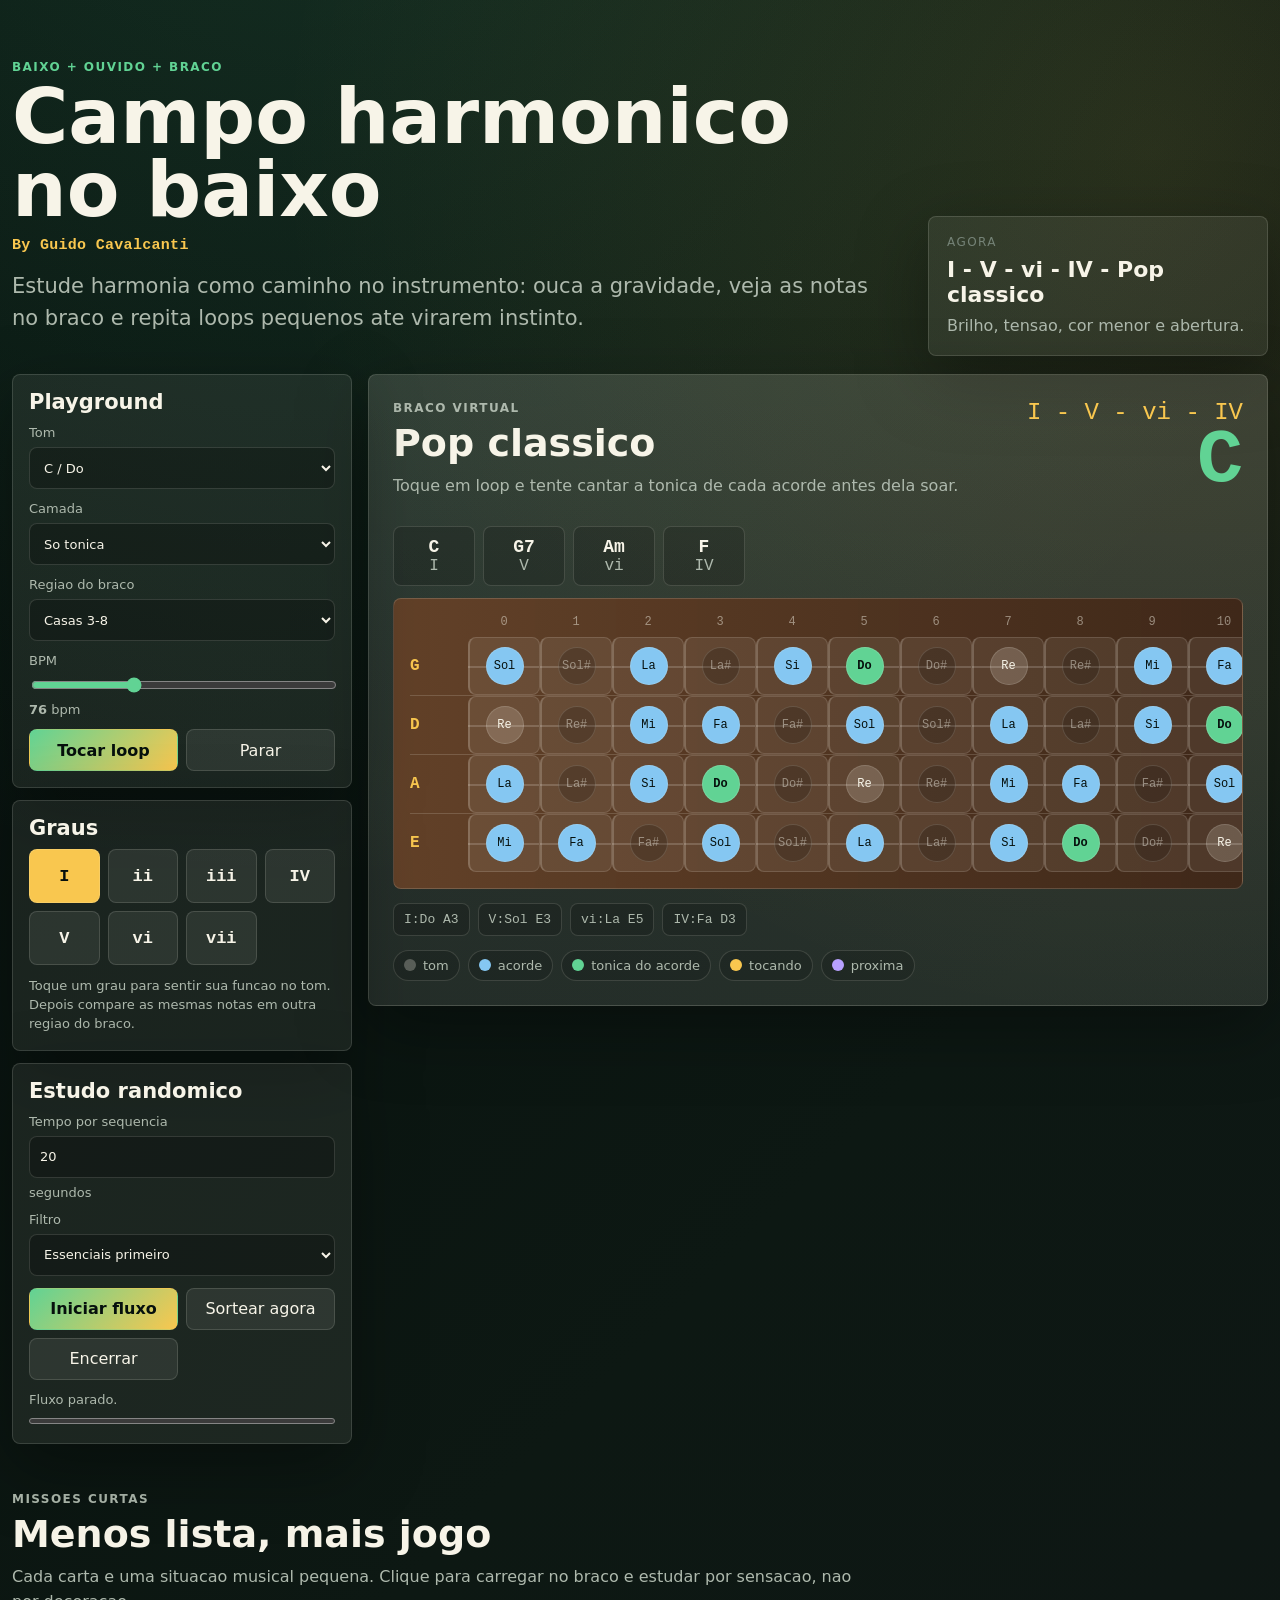
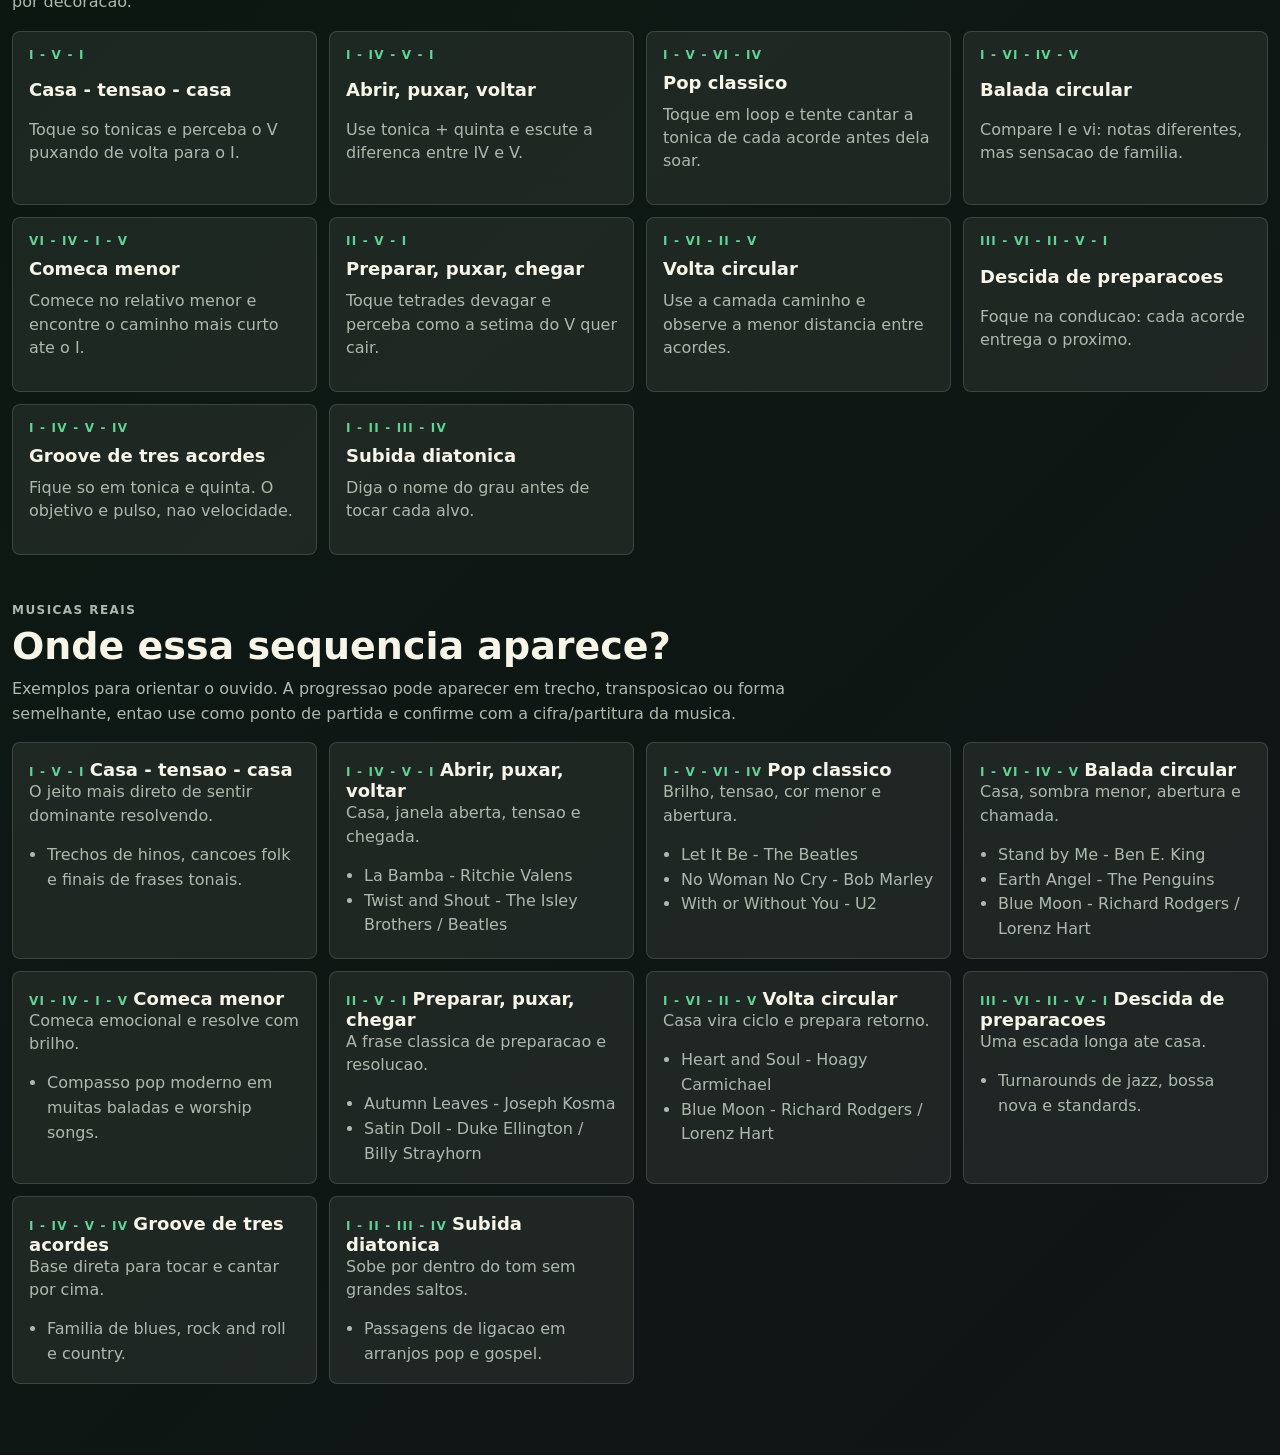
<file: index.html>
<!doctype html>
<html lang="pt-BR">
  <head>
    <meta charset="utf-8" />
    <meta name="viewport" content="width=device-width, initial-scale=1" />
    <title>Campo Harmonico no Baixo</title>
    <link rel="stylesheet" href="src/styles.css" />
  </head>
  <body>
    <div class="app-shell">
      <header class="topbar">
        <div>
          <p class="eyebrow">Baixo + ouvido + braco</p>
          <h1>Campo harmonico no baixo</h1>
          <p class="byline">By Guido Cavalcanti</p>
          <p class="lead">
            Estude harmonia como caminho no instrumento: ouca a gravidade,
            veja as notas no braco e repita loops pequenos ate virarem instinto.
          </p>
        </div>
        <div class="session-card" aria-live="polite">
          <span class="session-label">Agora</span>
          <strong id="currentProgressionName">I - V - vi - IV</strong>
          <span id="currentProgressionFeeling">Casa, tensao, cor menor e abertura.</span>
        </div>
      </header>

      <main>
        <nav class="mobile-jump" aria-label="Atalhos de estudo">
          <a href="#braco">Braco</a>
          <a href="#controles">Controles</a>
          <a href="#missoes">Missoes</a>
          <a href="#musicas">Musicas</a>
        </nav>

        <section class="workbench" aria-labelledby="playgroundTitle">
          <aside class="control-rail" id="controles">
            <div class="panel compact">
              <h2 id="playgroundTitle">Playground</h2>
              <label>
                Tom
                <select id="keySelect"></select>
              </label>
              <label>
                Camada
                <select id="layerSelect">
                  <option value="root">So tonica</option>
                  <option value="root5">Tonica + quinta</option>
                  <option value="triad">Triade</option>
                  <option value="seventh">Tetrade</option>
                  <option value="path">Caminho ate o proximo acorde</option>
                </select>
              </label>
              <label>
                Regiao do braco
                <select id="regionSelect">
                  <option value="low">Casas 0-5</option>
                  <option value="mid" selected>Casas 3-8</option>
                  <option value="high">Casas 7-12</option>
                  <option value="all">Todo o braco</option>
                </select>
              </label>
              <label>
                BPM
                <input id="bpmInput" type="range" min="45" max="140" value="76" />
                <span><strong id="bpmValue">76</strong> bpm</span>
              </label>
              <div class="button-grid">
                <button id="playButton" class="primary">Tocar loop</button>
                <button id="stopButton">Parar</button>
              </div>
            </div>

            <div class="panel compact">
              <h2>Graus</h2>
              <div id="degreeButtons" class="degree-grid"></div>
              <p class="microcopy">
                Toque um grau para sentir sua funcao no tom. Depois compare as
                mesmas notas em outra regiao do braco.
              </p>
            </div>

            <div class="panel compact">
              <h2>Estudo randomico</h2>
              <label>
                Tempo por sequencia
                <input id="randomSeconds" type="number" min="5" max="90" value="20" />
                <span>segundos</span>
              </label>
              <label>
                Filtro
                <select id="randomScope">
                  <option value="guided">Essenciais primeiro</option>
                  <option value="all">Todas as sequencias</option>
                  <option value="cadence">Cadencias</option>
                  <option value="color">Cores populares</option>
                </select>
              </label>
              <div class="button-grid">
                <button id="randomStart" class="primary">Iniciar fluxo</button>
                <button id="randomNext">Sortear agora</button>
                <button id="randomStop">Encerrar</button>
              </div>
              <div class="timer">
                <span id="randomStatus">Fluxo parado.</span>
                <meter id="randomMeter" min="0" max="100" value="0"></meter>
              </div>
            </div>
          </aside>

          <section class="stage" id="braco" aria-label="Braco virtual interativo">
            <div class="stage-header">
              <div>
                <p class="eyebrow">Braco virtual</p>
                <h2 id="stageTitle">Veja a harmonia andando</h2>
                <p id="stageSubtitle">
                  As notas claras pertencem ao tom; as fortes pertencem ao
                  acorde; a nota amarela e o alvo tocando agora.
                </p>
              </div>
              <div class="chord-display">
                <span id="currentRoman">I</span>
                <strong id="currentChord">C</strong>
              </div>
            </div>

            <div id="sequenceStrip" class="sequence-strip"></div>
            <div id="fretboard" class="fretboard"></div>
            <div id="notePath" class="note-path"></div>

            <div class="legend">
              <span><i class="swatch scale"></i> tom</span>
              <span><i class="swatch chord"></i> acorde</span>
              <span><i class="swatch root"></i> tonica do acorde</span>
              <span><i class="swatch target"></i> tocando</span>
              <span><i class="swatch next"></i> proxima</span>
            </div>
          </section>
        </section>

        <section class="mission-band" id="missoes" aria-labelledby="missionsTitle">
          <div class="section-heading">
            <p class="eyebrow">Missoes curtas</p>
            <h2 id="missionsTitle">Menos lista, mais jogo</h2>
            <p>
              Cada carta e uma situacao musical pequena. Clique para carregar
              no braco e estudar por sensacao, nao por decoracao.
            </p>
          </div>
          <div id="missionGrid" class="mission-grid"></div>
        </section>

        <section class="song-band" id="musicas" aria-labelledby="songTitle">
          <div class="section-heading">
            <p class="eyebrow">Musicas reais</p>
            <h2 id="songTitle">Onde essa sequencia aparece?</h2>
            <p>
              Exemplos para orientar o ouvido. A progressao pode aparecer em
              trecho, transposicao ou forma semelhante, entao use como ponto de
              partida e confirme com a cifra/partitura da musica.
            </p>
          </div>
          <div id="songExamples" class="song-grid"></div>
        </section>
      </main>
    </div>

    <script src="src/app.js"></script>
  </body>
</html>
</file>
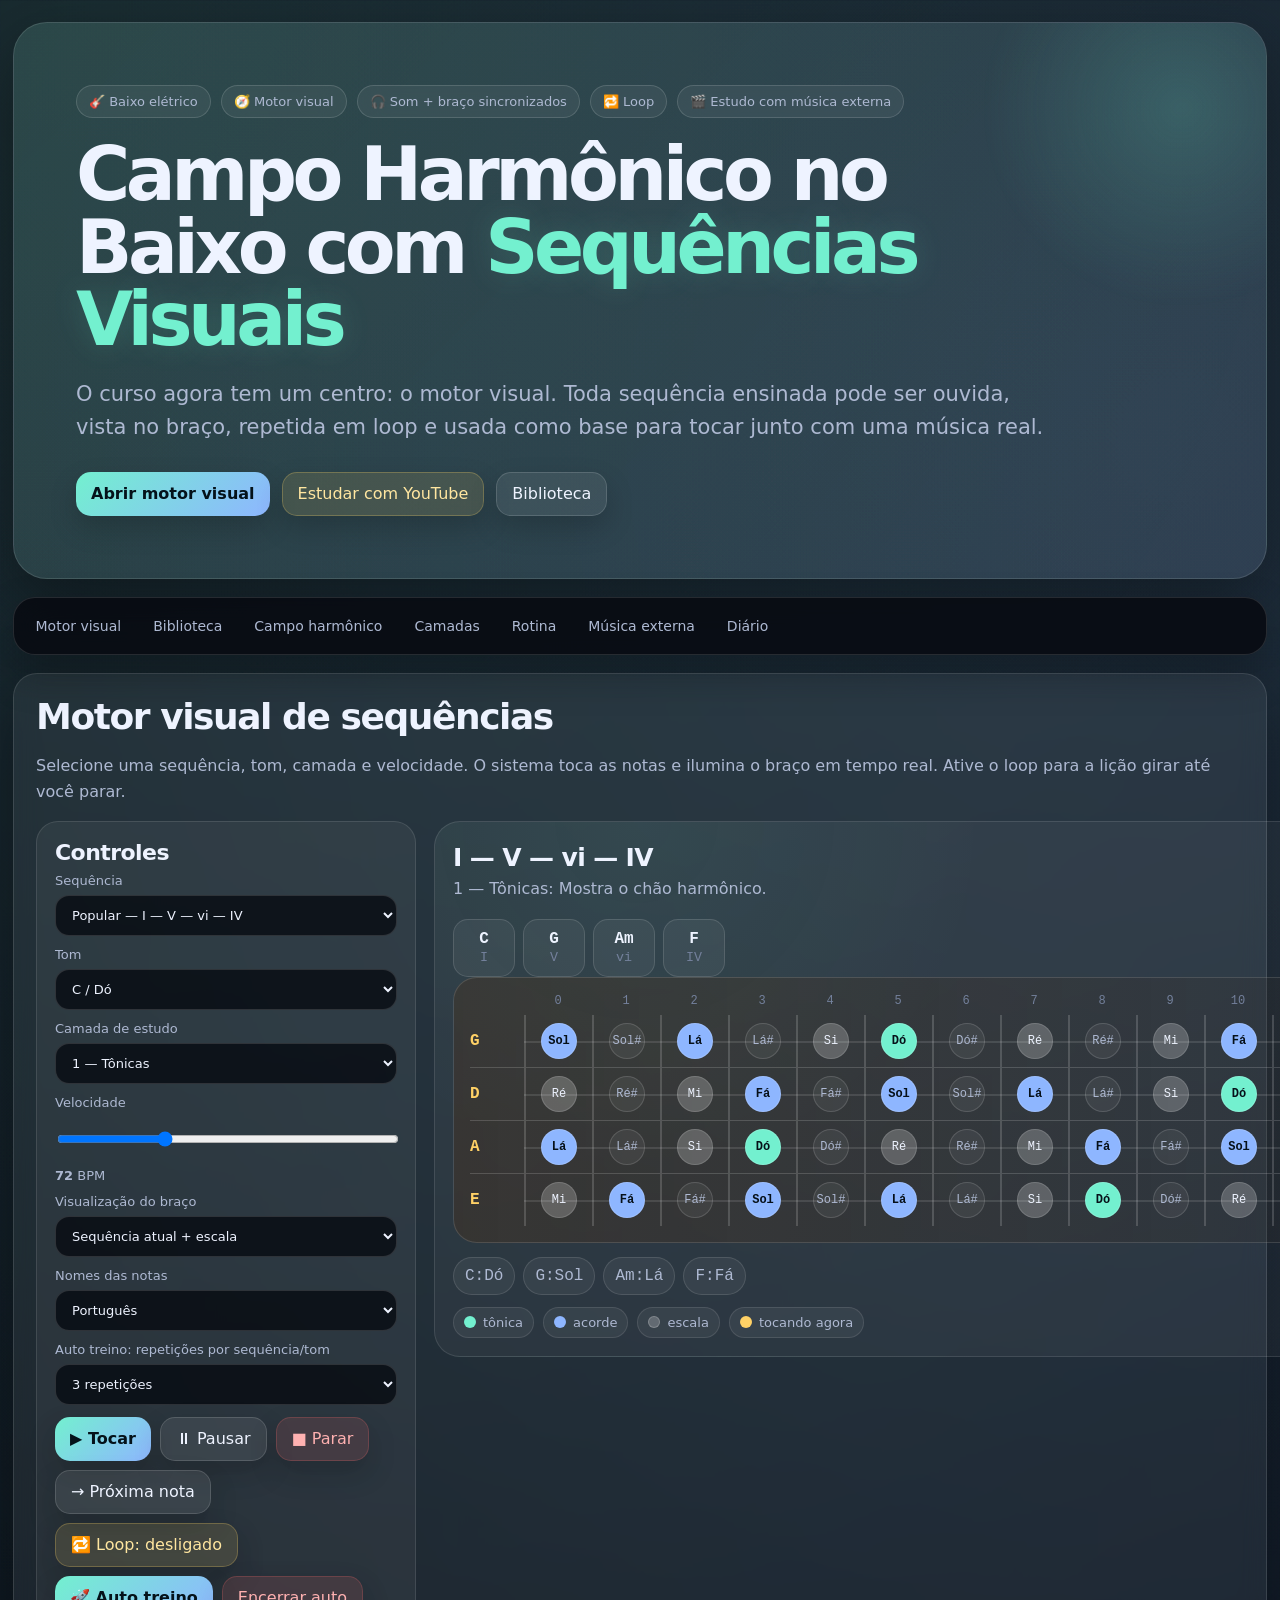
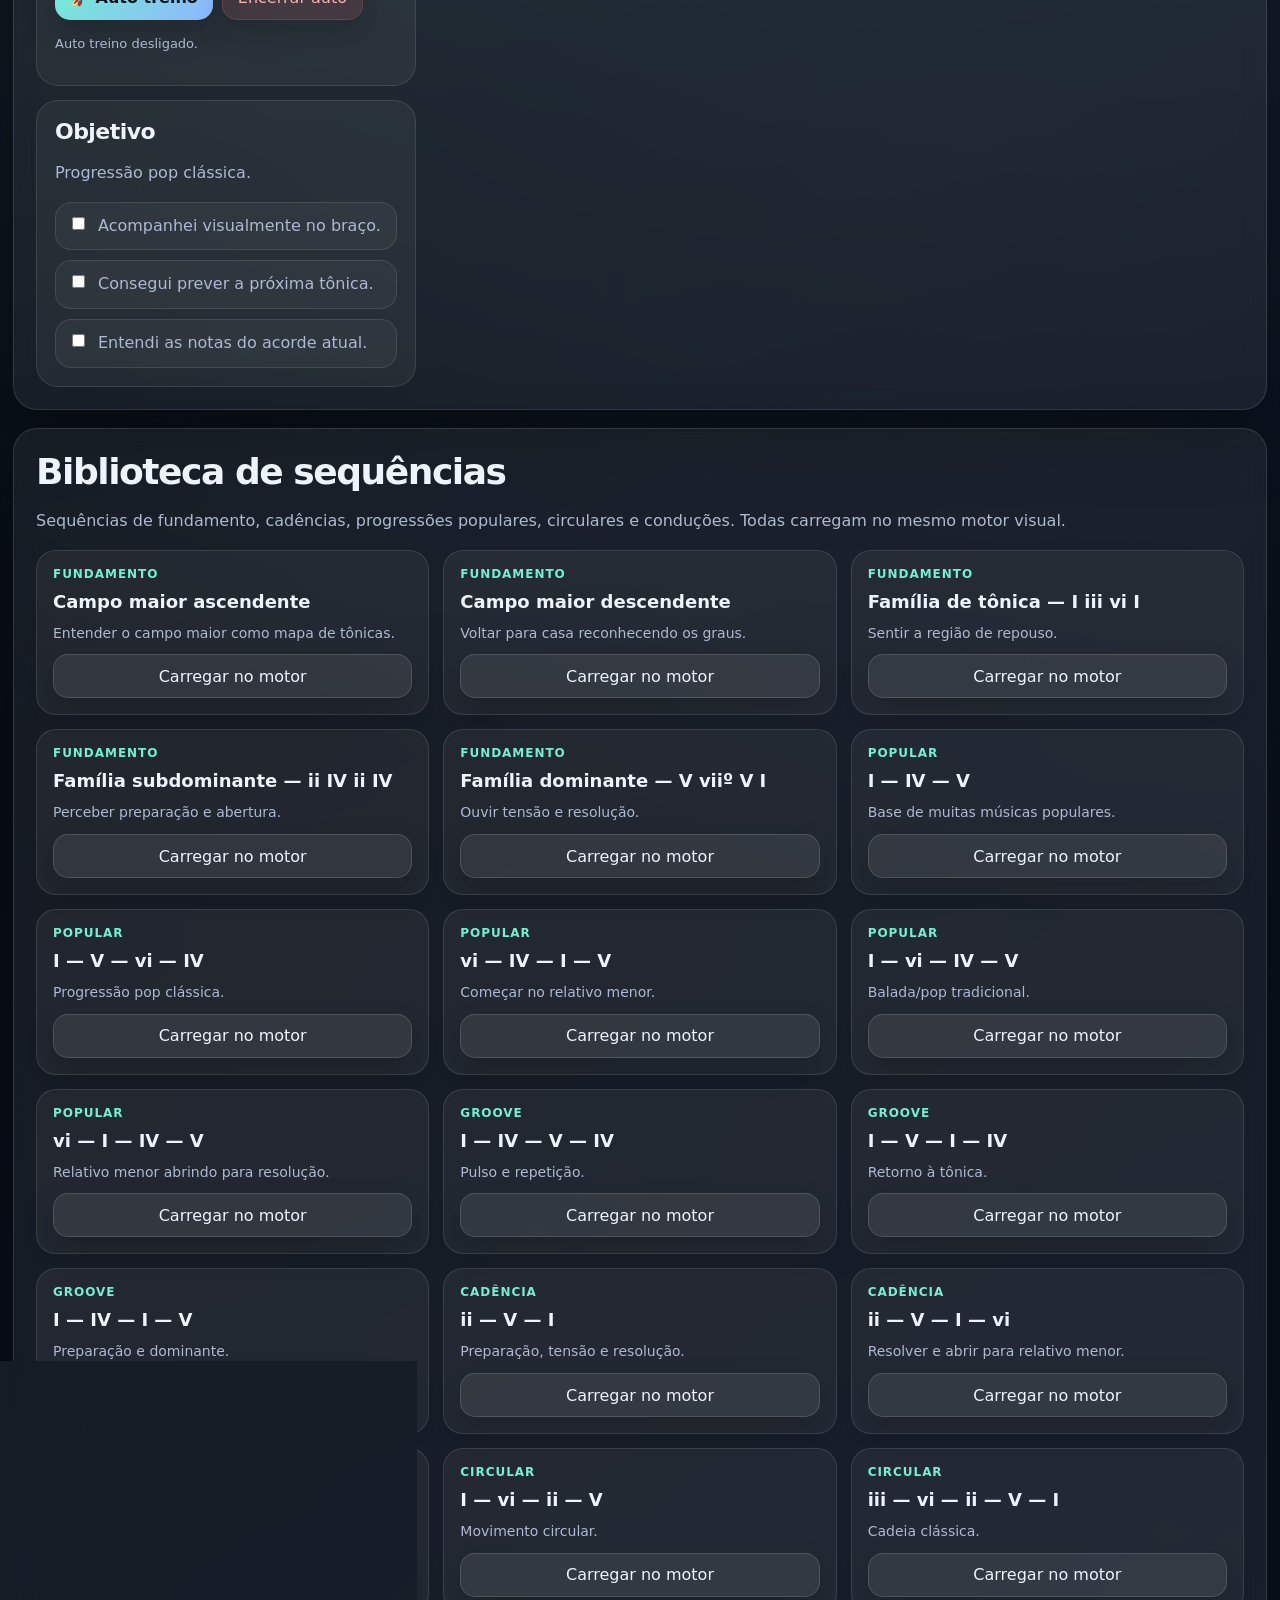
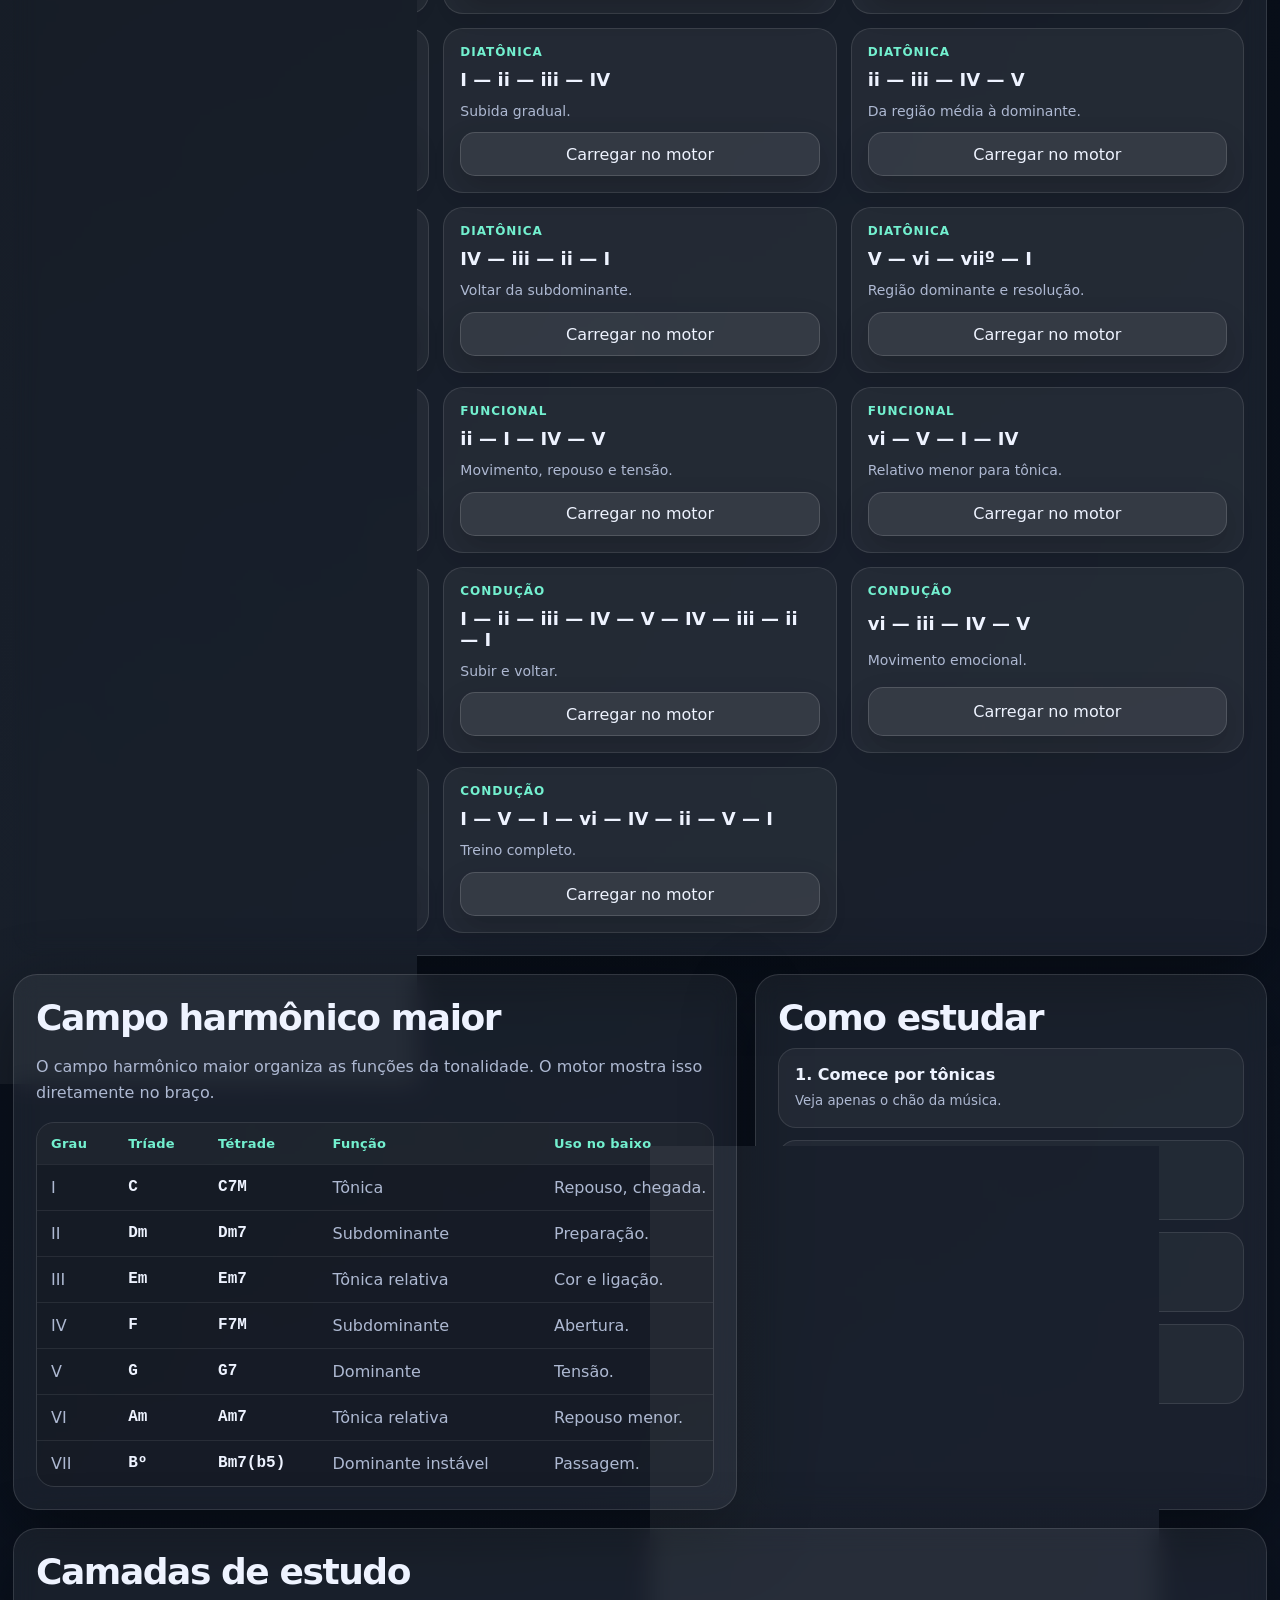
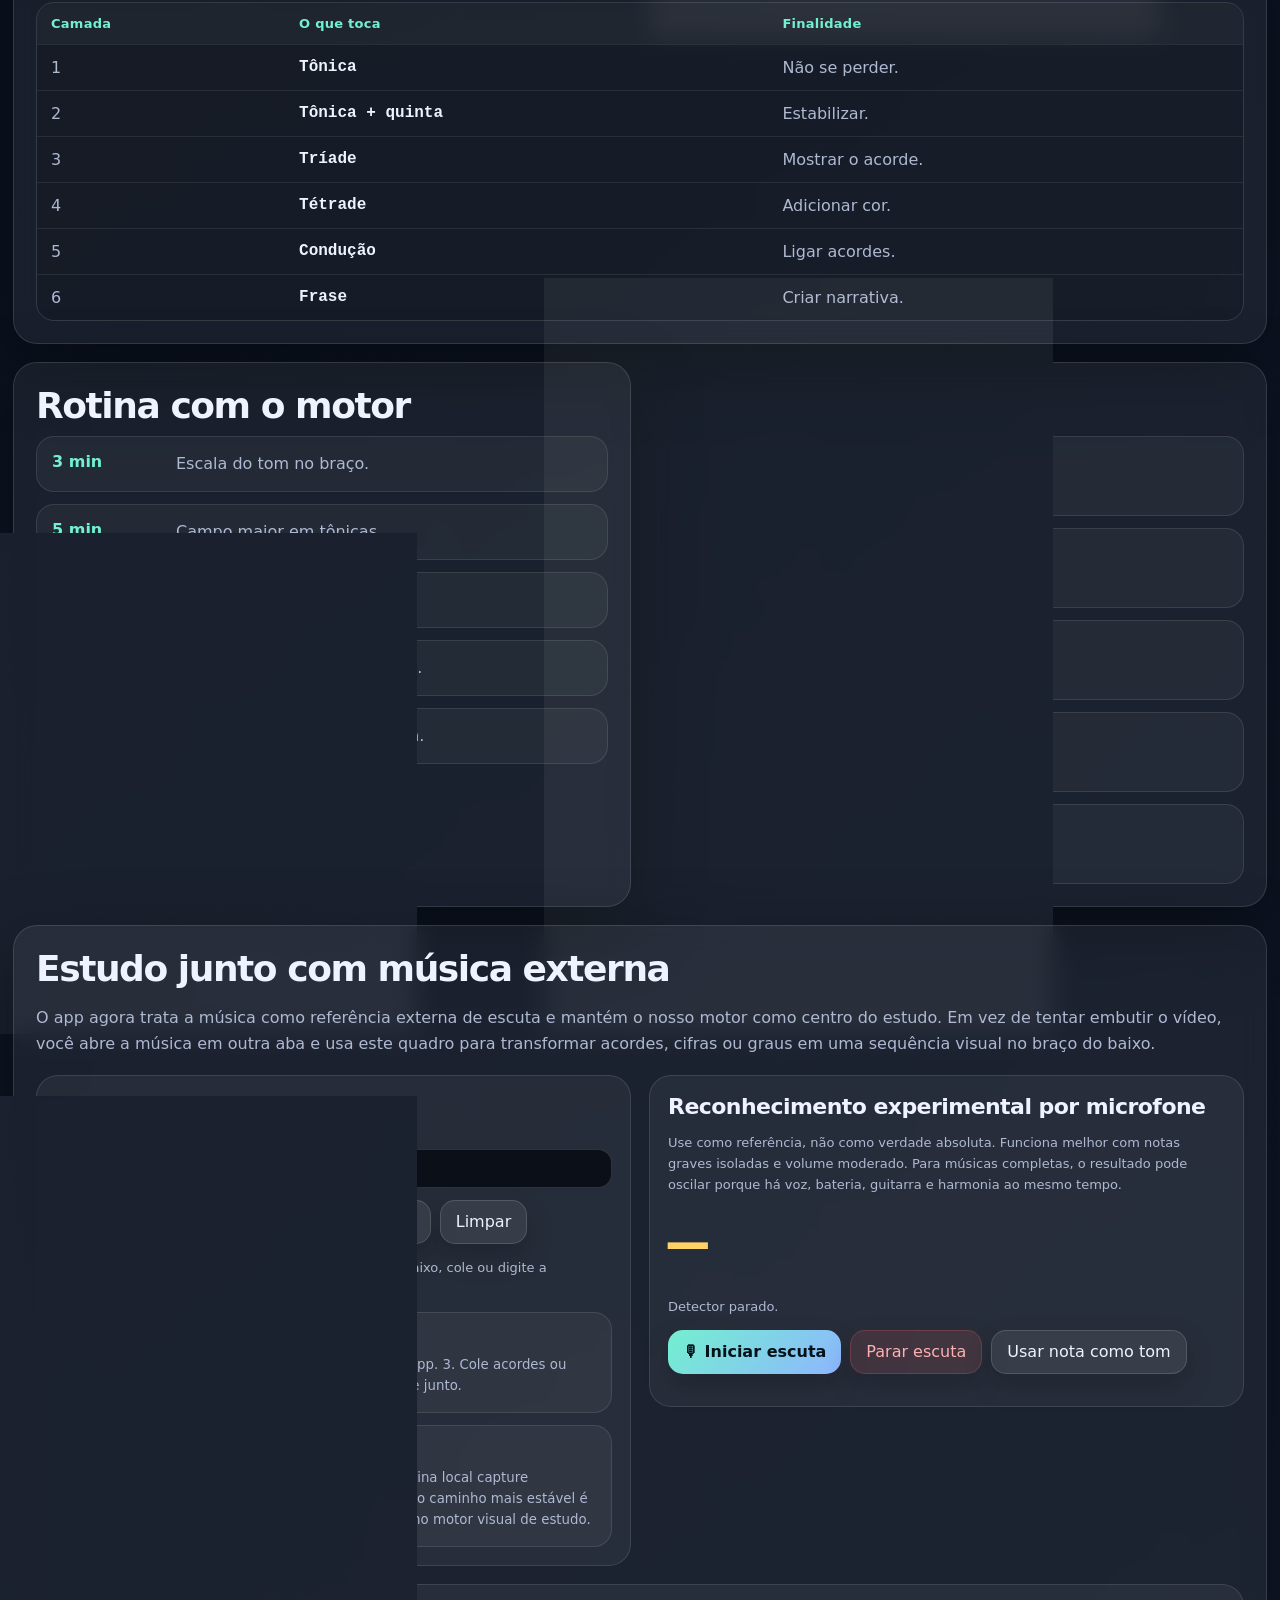
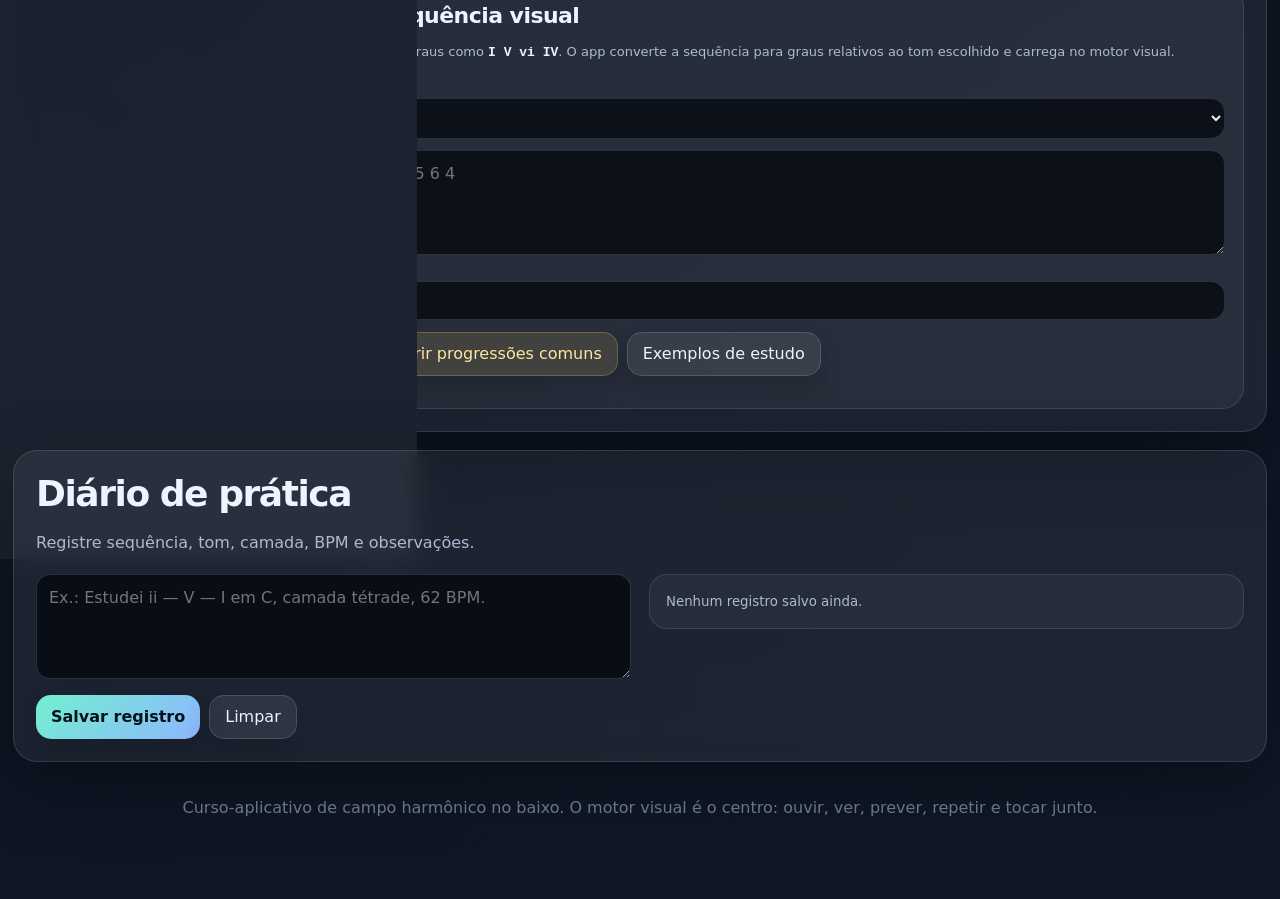
<file: legacy/curso_campo_harmonico_baixo_html.html>
<!DOCTYPE html>
<html lang="pt-BR">
<head>
  <meta charset="UTF-8" />
  <meta name="viewport" content="width=device-width, initial-scale=1.0" />
  <title>Curso de Campo Harmônico no Baixo — Motor Visual</title>
  <style>
    :root{
      --bg:#070a11;--panel:rgba(255,255,255,.06);--panel2:rgba(255,255,255,.09);--line:rgba(255,255,255,.12);
      --text:#eef3ff;--muted:#aeb9d2;--soft:#74819c;--accent:#73f0cf;--accent2:#8eb6ff;--accent3:#ffd166;
      --danger:#ff6b6b;--ok:#7ef59e;--root:#73f0cf;--chord:#8eb6ff;--scale:rgba(255,255,255,.22);--target:#ffd166;
      --shadow:0 22px 70px rgba(0,0,0,.38);--radius:24px;--mono:ui-monospace,SFMono-Regular,Menlo,Consolas,monospace;
      --sans:Inter,ui-sans-serif,system-ui,-apple-system,BlinkMacSystemFont,"Segoe UI",sans-serif;
    }
    *{box-sizing:border-box}html{scroll-behavior:smooth}body{margin:0;font-family:var(--sans);color:var(--text);background:radial-gradient(circle at 8% 0%,rgba(115,240,207,.12),transparent 32%),radial-gradient(circle at 92% 6%,rgba(142,182,255,.14),transparent 30%),linear-gradient(145deg,#05070d 0%,#09101c 45%,#101827 100%);min-height:100vh}button,select,input,textarea{font:inherit}button{cursor:pointer}a{color:var(--accent);text-decoration:none}a:hover{text-decoration:underline}.shell{width:min(1380px,calc(100% - 26px));margin:0 auto;padding:22px 0 80px}.hero{position:relative;overflow:hidden;border:1px solid var(--line);border-radius:34px;padding:clamp(26px,5vw,62px);background:linear-gradient(135deg,rgba(115,240,207,.10),rgba(142,182,255,.08)),rgba(255,255,255,.045);box-shadow:var(--shadow)}.hero:before{content:"";position:absolute;right:-130px;top:-130px;width:430px;height:430px;background:radial-gradient(circle,rgba(115,240,207,.18),transparent 65%);filter:blur(6px);pointer-events:none}.badge-row{display:flex;flex-wrap:wrap;gap:10px;margin-bottom:20px}.badge{border:1px solid rgba(255,255,255,.14);background:rgba(255,255,255,.06);color:var(--muted);border-radius:999px;padding:8px 12px;font-size:13px;backdrop-filter:blur(12px)}.hero h1{margin:0;max-width:980px;font-size:clamp(34px,6vw,74px);line-height:.98;letter-spacing:-.06em}.hero h1 span{color:var(--accent);text-shadow:0 0 30px rgba(115,240,207,.16)}.hero p{max-width:980px;margin:22px 0 0;color:var(--muted);font-size:clamp(16px,2vw,21px);line-height:1.58}.hero-actions{display:flex;flex-wrap:wrap;gap:12px;margin-top:28px}.btn{min-height:44px;padding:11px 15px;border-radius:15px;border:1px solid rgba(255,255,255,.14);background:rgba(255,255,255,.08);color:var(--text);display:inline-flex;align-items:center;justify-content:center;gap:8px;box-shadow:0 12px 28px rgba(0,0,0,.18);transition:.16s ease}.btn:hover{transform:translateY(-1px);background:rgba(255,255,255,.12);border-color:rgba(115,240,207,.30);text-decoration:none}.btn.primary{border:0;color:#04121a;font-weight:900;background:linear-gradient(135deg,var(--accent),var(--accent2))}.btn.warn{background:rgba(255,209,102,.12);color:#ffe6a0;border-color:rgba(255,209,102,.25)}.btn.danger{background:rgba(255,107,107,.12);color:#ffb1b1;border-color:rgba(255,107,107,.22)}.btn.loop-on{background:linear-gradient(135deg,rgba(255,209,102,.95),rgba(255,179,0,.86));color:#2a1800;border-color:transparent;font-weight:900}.nav{position:sticky;top:0;z-index:40;margin:18px 0;padding:10px;display:flex;gap:8px;overflow-x:auto;border-radius:22px;border:1px solid var(--line);background:rgba(7,10,17,.86);backdrop-filter:blur(18px);box-shadow:0 18px 42px rgba(0,0,0,.25)}.nav a{white-space:nowrap;color:var(--muted);padding:10px 12px;border-radius:14px;font-size:14px}.nav a:hover{color:var(--text);background:rgba(255,255,255,.06);text-decoration:none}.grid{display:grid;grid-template-columns:repeat(12,1fr);gap:18px;margin-top:18px}.card{border:1px solid var(--line);border-radius:var(--radius);background:var(--panel);box-shadow:var(--shadow);backdrop-filter:blur(12px);padding:22px}.card h2{margin:0 0 10px;font-size:clamp(24px,3vw,36px);letter-spacing:-.04em}.card h3{margin:0 0 8px;font-size:22px;letter-spacing:-.025em}.card h4{margin:0 0 8px;font-size:16px;color:var(--accent)}.card p{color:var(--muted);line-height:1.62}.span-12{grid-column:span 12}.span-8{grid-column:span 8}.span-7{grid-column:span 7}.span-6{grid-column:span 6}.span-5{grid-column:span 5}.span-4{grid-column:span 4}.engine-layout{display:grid;grid-template-columns:380px 1fr;gap:18px;align-items:start}.side-panel{position:sticky;top:84px;display:grid;gap:14px}.panel{border:1px solid rgba(255,255,255,.11);background:rgba(255,255,255,.05);border-radius:22px;padding:18px}.control{display:grid;gap:7px;margin-bottom:11px;color:var(--muted);font-size:13px}select,input[type=range],input[type=text],textarea{width:100%;color:var(--text);background:rgba(5,9,15,.76);border:1px solid rgba(255,255,255,.14);border-radius:14px;padding:11px 12px;outline:none}textarea{min-height:105px;resize:vertical;line-height:1.5}.button-row{display:flex;flex-wrap:wrap;gap:9px;margin-top:12px}.sequence-strip{display:flex;flex-wrap:wrap;gap:8px;margin-top:12px}.step{min-width:62px;padding:10px;text-align:center;border-radius:15px;border:1px solid rgba(255,255,255,.13);background:rgba(255,255,255,.055);color:var(--muted);font-family:var(--mono);transition:.1s ease}.step strong{color:var(--text)}.step small{color:var(--soft)}.step.active{color:#04121a;background:var(--accent);transform:translateY(-2px);box-shadow:0 0 26px rgba(115,240,207,.25)}.step.active strong,.step.active small{color:#04121a}.visual-stage{border:1px solid rgba(255,255,255,.11);background:radial-gradient(circle at 20% 0%,rgba(115,240,207,.06),transparent 36%),rgba(255,255,255,.045);border-radius:26px;padding:18px}.now-playing{display:grid;grid-template-columns:1fr auto;gap:14px;align-items:center;margin-bottom:14px}.now-playing h3{margin:0;font-size:25px}.now-playing p{margin:4px 0 0;color:var(--muted)}.big-chord{font-family:var(--mono);font-size:clamp(32px,5vw,58px);font-weight:900;color:var(--accent);letter-spacing:-.06em;text-align:right;min-width:150px}.fretboard{position:relative;overflow-x:auto;border-radius:24px;border:1px solid rgba(255,255,255,.13);background:linear-gradient(90deg,rgba(108,72,41,.25),rgba(255,255,255,.035)),rgba(0,0,0,.16);padding:16px}.fret-labels,.string-row{display:grid;grid-template-columns:54px repeat(13,68px);min-width:938px}.fret-labels{margin-bottom:7px;color:var(--soft);font-family:var(--mono);font-size:12px}.fret-labels span{text-align:center}.string-row{align-items:center;min-height:52px;border-bottom:1px solid rgba(255,255,255,.16)}.string-row:last-child{border-bottom:0}.string-name{color:var(--accent3);font-family:var(--mono);font-weight:900}.fret{height:52px;display:grid;place-items:center;border-left:2px solid rgba(255,255,255,.16);position:relative;font-family:var(--mono);color:var(--muted)}.fret:before{content:"";position:absolute;left:-2px;right:0;top:50%;height:2px;background:rgba(255,255,255,.11);z-index:0}.note-dot{width:36px;height:36px;border-radius:999px;display:grid;place-items:center;font-size:12px;border:1px solid rgba(255,255,255,.14);background:rgba(255,255,255,.06);color:var(--muted);position:relative;z-index:2;transition:.12s ease}.fret.scale .note-dot{background:var(--scale);color:var(--text)}.fret.chord .note-dot{background:var(--chord);color:#061019}.fret.root .note-dot{background:var(--root);color:#061019}.fret.target .note-dot{width:45px;height:45px;background:var(--target);color:#211600;transform:scale(1.06);box-shadow:0 0 0 7px rgba(255,209,102,.14),0 0 34px rgba(255,209,102,.22);font-weight:900}.legend{display:flex;flex-wrap:wrap;gap:9px;margin-top:12px;color:var(--muted);font-size:13px}.legend span{display:inline-flex;align-items:center;gap:7px;padding:7px 10px;border-radius:999px;background:rgba(255,255,255,.055);border:1px solid rgba(255,255,255,.10)}.dot{width:12px;height:12px;border-radius:50%;display:inline-block}.dot.root{background:var(--root)}.dot.chord{background:var(--chord)}.dot.scale{background:var(--scale);border:1px solid rgba(255,255,255,.2)}.dot.target{background:var(--target)}.note-path{margin-top:14px;display:flex;flex-wrap:wrap;gap:8px}.note-pill{padding:9px 11px;border:1px solid rgba(255,255,255,.12);background:rgba(255,255,255,.055);color:var(--muted);border-radius:999px;font-family:var(--mono);transition:.1s ease}.note-pill.active{background:var(--target);color:#211600;font-weight:900;transform:translateY(-1px)}.library-grid{display:grid;grid-template-columns:repeat(3,minmax(0,1fr));gap:14px}.seq-card{border:1px solid rgba(255,255,255,.11);background:rgba(255,255,255,.05);border-radius:20px;padding:16px;display:grid;gap:10px}.seq-card .tag{color:var(--accent);font-size:12px;text-transform:uppercase;letter-spacing:.08em;font-weight:800}.seq-card h4{color:var(--text);margin:0;font-size:18px}.seq-card p{margin:0;font-size:14px}.table-wrap{overflow-x:auto;border:1px solid var(--line);border-radius:18px}table{width:100%;min-width:720px;border-collapse:collapse;background:rgba(0,0,0,.12)}th,td{padding:13px 14px;text-align:left;border-bottom:1px solid rgba(255,255,255,.08)}th{color:var(--accent);background:rgba(255,255,255,.045);font-size:13px;letter-spacing:.02em}td{color:var(--muted)}tr:last-child td{border-bottom:0}.chord{font-family:var(--mono);color:var(--text);font-weight:800}.lesson-list{display:grid;gap:12px}.lesson{border:1px solid rgba(255,255,255,.10);background:rgba(255,255,255,.045);border-radius:18px;padding:16px}.lesson strong{display:block;margin-bottom:6px}.lesson small,.lesson p{color:var(--muted);line-height:1.5;margin:0}.checklist{display:grid;gap:10px;margin-top:10px}.check{display:flex;gap:10px;align-items:flex-start;padding:12px;border-radius:16px;border:1px solid rgba(255,255,255,.1);background:rgba(255,255,255,.045);color:var(--muted);line-height:1.42}.check input{margin-top:2px;accent-color:var(--accent)}.timeline{display:grid;gap:12px}.time-item{display:grid;grid-template-columns:110px 1fr;gap:14px;padding:15px;border-radius:18px;background:rgba(255,255,255,.045);border:1px solid rgba(255,255,255,.1)}.time-item strong{color:var(--accent)}.time-item p{margin:0;color:var(--muted);line-height:1.5}.youtube-box{aspect-ratio:16/9;width:100%;border:1px solid rgba(255,255,255,.13);border-radius:22px;overflow:hidden;background:rgba(0,0,0,.22)}.youtube-box iframe{width:100%;height:100%;border:0}.status-line{color:var(--muted);font-size:13px;line-height:1.45}.detector-note{font-size:clamp(34px,6vw,66px);font-family:var(--mono);font-weight:900;color:var(--accent3);letter-spacing:-.06em}.footer{color:var(--soft);text-align:center;padding:34px 0 0;line-height:1.5}@media(max-width:1100px){.engine-layout{grid-template-columns:1fr}.side-panel{position:static}.library-grid{grid-template-columns:1fr}.span-8,.span-7,.span-6,.span-5,.span-4{grid-column:span 12}}@media(max-width:600px){.shell{width:min(100% - 18px,1380px);padding-top:10px}.hero{border-radius:26px;padding:24px}.card{padding:18px;border-radius:20px}.btn{width:100%}.now-playing{grid-template-columns:1fr}.big-chord{text-align:left}.time-item{grid-template-columns:1fr}}
  </style>
</head>
<body>
<div class="shell">
  <section class="hero" id="topo">
    <div class="badge-row"><span class="badge">🎸 Baixo elétrico</span><span class="badge">🧭 Motor visual</span><span class="badge">🎧 Som + braço sincronizados</span><span class="badge">🔁 Loop</span><span class="badge">🎬 Estudo com música externa</span></div>
    <h1>Campo Harmônico no Baixo com <span>Sequências Visuais</span></h1>
    <p>O curso agora tem um centro: o motor visual. Toda sequência ensinada pode ser ouvida, vista no braço, repetida em loop e usada como base para tocar junto com uma música real.</p>
    <div class="hero-actions"><a href="#motor" class="btn primary">Abrir motor visual</a><a href="#musica" class="btn warn">Estudar com YouTube</a><a href="#biblioteca" class="btn">Biblioteca</a></div>
  </section>

  <nav class="nav"><a href="#motor">Motor visual</a><a href="#biblioteca">Biblioteca</a><a href="#campo">Campo harmônico</a><a href="#camadas">Camadas</a><a href="#rotina">Rotina</a><a href="#musica">Música externa</a><a href="#diario">Diário</a></nav>

  <section class="grid" id="motor">
    <article class="card span-12"><h2>Motor visual de sequências</h2><p>Selecione uma sequência, tom, camada e velocidade. O sistema toca as notas e ilumina o braço em tempo real. Ative o loop para a lição girar até você parar.</p>
      <div class="engine-layout">
        <aside class="side-panel">
          <div class="panel"><h3>Controles</h3>
            <label class="control">Sequência<select id="sequenceSelect"></select></label>
            <label class="control">Tom<select id="keySelect"></select></label>
            <label class="control">Camada de estudo<select id="layerSelect"></select></label>
            <label class="control">Velocidade<input id="bpm" type="range" min="40" max="150" value="72"><span><strong id="bpmVal">72</strong> BPM</span></label>
            <label class="control">Visualização do braço<select id="viewMode"><option value="sequence">Sequência atual + escala</option><option value="chord">Acorde atual</option><option value="scale">Escala do tom</option><option value="target">Somente nota tocada</option></select></label>
            <label class="control">Nomes das notas<select id="noteMode"><option value="pt">Português</option><option value="en">Cifras</option></select></label>
            <label class="control">Auto treino: repetições por sequência/tom<select id="autoRepeatSelect"><option value="1">1 repetição</option><option value="2">2 repetições</option><option value="3" selected>3 repetições</option><option value="4">4 repetições</option><option value="5">5 repetições</option><option value="6">6 repetições</option><option value="8">8 repetições</option><option value="10">10 repetições</option></select></label><div class="button-row"><button class="btn primary" id="playBtn">▶ Tocar</button><button class="btn" id="pauseBtn">⏸ Pausar</button><button class="btn danger" id="stopBtn">■ Parar</button><button class="btn" id="stepBtn">→ Próxima nota</button><button class="btn warn" id="loopBtn">🔁 Loop: desligado</button><button class="btn primary" id="autoTrainBtn">🚀 Auto treino</button><button class="btn danger" id="stopAutoTrainBtn">Encerrar auto</button></div><p class="status-line" id="autoTrainStatus">Auto treino desligado.</p>
          </div>
          <div class="panel"><h3>Objetivo</h3><p id="sequenceGoal">Escolha uma sequência.</p><div class="checklist"><label class="check"><input type="checkbox" data-save="motor1"> Acompanhei visualmente no braço.</label><label class="check"><input type="checkbox" data-save="motor2"> Consegui prever a próxima tônica.</label><label class="check"><input type="checkbox" data-save="motor3"> Entendi as notas do acorde atual.</label></div></div>
        </aside>
        <main class="visual-stage"><div class="now-playing"><div><h3 id="nowTitle">Sequência pronta</h3><p id="nowSubtitle">Clique em tocar para ouvir e ver o caminho.</p></div><div class="big-chord" id="bigChord">—</div></div><div class="sequence-strip" id="sequenceStrip"></div><div class="fretboard" id="fretboard"></div><div class="note-path" id="notePath"></div><div class="legend"><span><i class="dot root"></i> tônica</span><span><i class="dot chord"></i> acorde</span><span><i class="dot scale"></i> escala</span><span><i class="dot target"></i> tocando agora</span></div></main>
      </div>
    </article>
  </section>

  <section class="grid" id="biblioteca"><article class="card span-12"><h2>Biblioteca de sequências</h2><p>Sequências de fundamento, cadências, progressões populares, circulares e conduções. Todas carregam no mesmo motor visual.</p><div class="library-grid" id="libraryGrid"></div></article></section>

  <section class="grid" id="campo"><article class="card span-7"><h2>Campo harmônico maior</h2><p>O campo harmônico maior organiza as funções da tonalidade. O motor mostra isso diretamente no braço.</p><div class="table-wrap"><table><thead><tr><th>Grau</th><th>Tríade</th><th>Tétrade</th><th>Função</th><th>Uso no baixo</th></tr></thead><tbody><tr><td>I</td><td class="chord">C</td><td class="chord">C7M</td><td>Tônica</td><td>Repouso, chegada.</td></tr><tr><td>II</td><td class="chord">Dm</td><td class="chord">Dm7</td><td>Subdominante</td><td>Preparação.</td></tr><tr><td>III</td><td class="chord">Em</td><td class="chord">Em7</td><td>Tônica relativa</td><td>Cor e ligação.</td></tr><tr><td>IV</td><td class="chord">F</td><td class="chord">F7M</td><td>Subdominante</td><td>Abertura.</td></tr><tr><td>V</td><td class="chord">G</td><td class="chord">G7</td><td>Dominante</td><td>Tensão.</td></tr><tr><td>VI</td><td class="chord">Am</td><td class="chord">Am7</td><td>Tônica relativa</td><td>Repouso menor.</td></tr><tr><td>VII</td><td class="chord">Bº</td><td class="chord">Bm7(b5)</td><td>Dominante instável</td><td>Passagem.</td></tr></tbody></table></div></article><aside class="card span-5"><h2>Como estudar</h2><div class="lesson-list"><div class="lesson"><strong>1. Comece por tônicas</strong><small>Veja apenas o chão da música.</small></div><div class="lesson"><strong>2. Suba camadas</strong><small>Quinta, tríade, tétrade e condução.</small></div><div class="lesson"><strong>3. Use o loop</strong><small>Repita até o padrão ficar previsível.</small></div><div class="lesson"><strong>4. Leve para uma música real</strong><small>Use a seção de YouTube abaixo.</small></div></div></aside></section>

  <section class="grid" id="camadas"><article class="card span-12"><h2>Camadas de estudo</h2><div class="table-wrap"><table><thead><tr><th>Camada</th><th>O que toca</th><th>Finalidade</th></tr></thead><tbody><tr><td>1</td><td class="chord">Tônica</td><td>Não se perder.</td></tr><tr><td>2</td><td class="chord">Tônica + quinta</td><td>Estabilizar.</td></tr><tr><td>3</td><td class="chord">Tríade</td><td>Mostrar o acorde.</td></tr><tr><td>4</td><td class="chord">Tétrade</td><td>Adicionar cor.</td></tr><tr><td>5</td><td class="chord">Condução</td><td>Ligar acordes.</td></tr><tr><td>6</td><td class="chord">Frase</td><td>Criar narrativa.</td></tr></tbody></table></div></article></section>

  <section class="grid" id="rotina"><article class="card span-6"><h2>Rotina com o motor</h2><div class="timeline"><div class="time-item"><strong>3 min</strong><p>Escala do tom no braço.</p></div><div class="time-item"><strong>5 min</strong><p>Campo maior em tônicas.</p></div><div class="time-item"><strong>5 min</strong><p>Tríades do campo.</p></div><div class="time-item"><strong>7 min</strong><p>Progressão real em BPM baixo.</p></div><div class="time-item"><strong>5 min</strong><p>Loop com a mesma sequência.</p></div></div></article><article class="card span-6"><h2>Treino da semana</h2><div class="lesson-list"><div class="lesson"><strong>Segunda</strong><small>Campo maior ascendente/descendente.</small></div><div class="lesson"><strong>Terça</strong><small>I — V — vi — IV.</small></div><div class="lesson"><strong>Quarta</strong><small>ii — V — I.</small></div><div class="lesson"><strong>Quinta</strong><small>I — vi — ii — V.</small></div><div class="lesson"><strong>Sexta</strong><small>Condução e frase.</small></div></div></article></section>

  <section class="grid" id="musica"><article class="card span-12"><h2>Estudo junto com música externa</h2><p>O app agora trata a música como referência externa de escuta e mantém o nosso motor como centro do estudo. Em vez de tentar embutir o vídeo, você abre a música em outra aba e usa este quadro para transformar acordes, cifras ou graus em uma sequência visual no braço do baixo.</p><div class="grid"><div class="span-6"><div class="panel"><h3>Fonte externa de escuta</h3><label class="control">Link da música, YouTube, ChordU, Chordify ou outro<input id="youtubeUrl" type="text" placeholder="Cole aqui o link da música ou da página de acordes"></label><div class="button-row"><button class="btn primary" id="openExternalBtn">Abrir fonte em nova aba</button><button class="btn" id="copyExternalBtn">Copiar link</button><button class="btn" id="clearYoutubeBtn">Limpar</button></div><p class="status-line" id="externalStatus">Use a fonte externa para escutar a música. No app, abaixo, cole ou digite a sequência harmônica para estudar no braço.</p><div class="lesson-list" style="margin-top:12px"><div class="lesson"><strong>Fluxo recomendado</strong><small>1. Abra a música em outra aba. 2. Volte para este app. 3. Cole acordes ou graus. 4. Carregue no motor. 5. Ative o loop e toque junto.</small></div><div class="lesson"><strong>Por que assim?</strong><small>O navegador geralmente não permite que uma página local capture diretamente o áudio interno de outra aba. Por isso, o caminho mais estável é usar a fonte externa para escuta e o nosso app como motor visual de estudo.</small></div></div></div></div><div class="span-6"><div class="panel"><h3>Reconhecimento experimental por microfone</h3><p class="status-line">Use como referência, não como verdade absoluta. Funciona melhor com notas graves isoladas e volume moderado. Para músicas completas, o resultado pode oscilar porque há voz, bateria, guitarra e harmonia ao mesmo tempo.</p><div class="detector-note" id="detectedNote">—</div><p id="detectorStatus" class="status-line">Detector parado.</p><div class="button-row"><button class="btn primary" id="startDetectorBtn">🎙 Iniciar escuta</button><button class="btn danger" id="stopDetectorBtn">Parar escuta</button><button class="btn" id="useDetectedKeyBtn">Usar nota como tom</button></div><div class="note-path" id="detectedHistory"></div></div></div><div class="span-12"><div class="panel"><h3>Conversor de acordes para sequência visual</h3><p class="status-line">Cole acordes como <span class="chord">C G Am F</span>, <span class="chord">Dm G C</span>, <span class="chord">A E F#m D</span>, ou graus como <span class="chord">I V vi IV</span>. O app converte a sequência para graus relativos ao tom escolhido e carrega no motor visual.</p><label class="control">Tom da música para interpretar acordes<select id="songKeySelect"></select></label><textarea id="customSequenceInput" placeholder="Exemplos: C G Am F | Dm G C | I V vi IV | 1 5 6 4"></textarea><label class="control">Nome da sequência<input id="customSequenceName" type="text" placeholder="Ex.: Refrão da música"></label><div class="button-row"><button class="btn primary" id="loadCustomSequenceBtn">Carregar sequência no motor</button><button class="btn warn" id="suggestCommonBtn">Sugerir progressões comuns</button><button class="btn" id="exampleSongsBtn">Exemplos de estudo</button></div><div class="note-path" id="commonSuggestions"></div></div></div></div></article></section>

  <section class="grid" id="diario"><article class="card span-12"><h2>Diário de prática</h2><p>Registre sequência, tom, camada, BPM e observações.</p><div class="grid"><div class="span-6"><textarea id="practiceText" placeholder="Ex.: Estudei ii — V — I em C, camada tétrade, 62 BPM."></textarea><div class="button-row"><button class="btn primary" id="savePractice">Salvar registro</button><button class="btn" id="clearPractice">Limpar</button></div></div><div class="span-6"><div id="practiceLog" class="lesson-list"></div></div></div></article></section>

  <footer class="footer">Curso-aplicativo de campo harmônico no baixo. O motor visual é o centro: ouvir, ver, prever, repetir e tocar junto.</footer>
</div>

<script>
const NOTE_PT=['Dó','Dó#','Ré','Ré#','Mi','Fá','Fá#','Sol','Sol#','Lá','Lá#','Si'];
const NOTE_EN=['C','C#','D','D#','E','F','F#','G','G#','A','A#','B'];
const SCALE=[0,2,4,5,7,9,11];
const ROMANS=['I','ii','iii','IV','V','vi','viiº'];
const QUAL=[{suffix:'',triad:[0,4,7],seventh:[0,4,7,11]},{suffix:'m',triad:[0,3,7],seventh:[0,3,7,10]},{suffix:'m',triad:[0,3,7],seventh:[0,3,7,10]},{suffix:'',triad:[0,4,7],seventh:[0,4,7,11]},{suffix:'',triad:[0,4,7],seventh:[0,4,7,10]},{suffix:'m',triad:[0,3,7],seventh:[0,3,7,10]},{suffix:'º',triad:[0,3,6],seventh:[0,3,6,10]}];
let sequences=[
{id:'major_up',group:'Fundamento',title:'Campo maior ascendente',degrees:[0,1,2,3,4,5,6,0],goal:'Entender o campo maior como mapa de tônicas.'},{id:'major_down',group:'Fundamento',title:'Campo maior descendente',degrees:[0,6,5,4,3,2,1,0],goal:'Voltar para casa reconhecendo os graus.'},{id:'tonic_family',group:'Fundamento',title:'Família de tônica — I iii vi I',degrees:[0,2,5,0],goal:'Sentir a região de repouso.'},{id:'sub_family',group:'Fundamento',title:'Família subdominante — ii IV ii IV',degrees:[1,3,1,3],goal:'Perceber preparação e abertura.'},{id:'dom_family',group:'Fundamento',title:'Família dominante — V viiº V I',degrees:[4,6,4,0],goal:'Ouvir tensão e resolução.'},
{id:'145',group:'Popular',title:'I — IV — V',degrees:[0,3,4],goal:'Base de muitas músicas populares.'},{id:'1564',group:'Popular',title:'I — V — vi — IV',degrees:[0,4,5,3],goal:'Progressão pop clássica.'},{id:'6415',group:'Popular',title:'vi — IV — I — V',degrees:[5,3,0,4],goal:'Começar no relativo menor.'},{id:'1645',group:'Popular',title:'I — vi — IV — V',degrees:[0,5,3,4],goal:'Balada/pop tradicional.'},{id:'6145',group:'Popular',title:'vi — I — IV — V',degrees:[5,0,3,4],goal:'Relativo menor abrindo para resolução.'},{id:'1454',group:'Groove',title:'I — IV — V — IV',degrees:[0,3,4,3],goal:'Pulso e repetição.'},{id:'1514',group:'Groove',title:'I — V — I — IV',degrees:[0,4,0,3],goal:'Retorno à tônica.'},{id:'1415',group:'Groove',title:'I — IV — I — V',degrees:[0,3,0,4],goal:'Preparação e dominante.'},
{id:'251',group:'Cadência',title:'ii — V — I',degrees:[1,4,0],goal:'Preparação, tensão e resolução.'},{id:'2516',group:'Cadência',title:'ii — V — I — vi',degrees:[1,4,0,5],goal:'Resolver e abrir para relativo menor.'},{id:'6251',group:'Cadência',title:'vi — ii — V — I',degrees:[5,1,4,0],goal:'Ciclo para resolver no I.'},{id:'1625',group:'Circular',title:'I — vi — ii — V',degrees:[0,5,1,4],goal:'Movimento circular.'},{id:'36251',group:'Circular',title:'iii — vi — ii — V — I',degrees:[2,5,1,4,0],goal:'Cadeia clássica.'},{id:'736251',group:'Avançada',title:'viiº — iii — vi — ii — V — I',degrees:[6,2,5,1,4,0],goal:'Tensão longa e resolução.'},
{id:'1234',group:'Diatônica',title:'I — ii — iii — IV',degrees:[0,1,2,3],goal:'Subida gradual.'},{id:'2345',group:'Diatônica',title:'ii — iii — IV — V',degrees:[1,2,3,4],goal:'Da região média à dominante.'},{id:'3456',group:'Diatônica',title:'iii — IV — V — vi',degrees:[2,3,4,5],goal:'Passagem pelo centro tonal.'},{id:'4321',group:'Diatônica',title:'IV — iii — ii — I',degrees:[3,2,1,0],goal:'Voltar da subdominante.'},{id:'5671',group:'Diatônica',title:'V — vi — viiº — I',degrees:[4,5,6,0],goal:'Região dominante e resolução.'},
{id:'1451',group:'Funcional',title:'I — IV — V — I',degrees:[0,3,4,0],goal:'Casa, preparação, tensão e volta.'},{id:'2145',group:'Funcional',title:'ii — I — IV — V',degrees:[1,0,3,4],goal:'Movimento, repouso e tensão.'},{id:'5614',group:'Funcional',title:'vi — V — I — IV',degrees:[5,4,0,3],goal:'Relativo menor para tônica.'},
{id:'154321',group:'Condução',title:'I — V — IV — iii — ii — I',degrees:[0,4,3,2,1,0],goal:'Descer para a tônica.'},{id:'123454321',group:'Condução',title:'I — ii — iii — IV — V — IV — iii — ii — I',degrees:[0,1,2,3,4,3,2,1,0],goal:'Subir e voltar.'},{id:'6345',group:'Condução',title:'vi — iii — IV — V',degrees:[5,2,3,4],goal:'Movimento emocional.'},{id:'1251',group:'Condução',title:'I — ii — V — I',degrees:[0,1,4,0],goal:'Ponte para cadência.'},{id:'15164125',group:'Condução',title:'I — V — I — vi — IV — ii — V — I',degrees:[0,4,0,5,3,1,4,0],goal:'Treino completo.'}
];
const layers=[{id:'root',title:'1 — Tônicas',make:(r,q,n)=>[r],desc:'Mostra o chão harmônico.'},{id:'root5',title:'2 — Tônica + quinta',make:(r,q,n)=>[r,r+q.triad[2]],desc:'Cria sustentação forte.'},{id:'triad',title:'3 — Tríade',make:(r,q,n)=>q.triad.map(x=>r+x),desc:'Mostra o acorde.'},{id:'seventh',title:'4 — Tétrade',make:(r,q,n)=>q.seventh.map(x=>r+x),desc:'Adiciona cor.'},{id:'walk',title:'5 — Condução',make:(r,q,n)=>walk(r,n),desc:'Liga acordes.'},{id:'phrase',title:'6 — Frase simples',make:(r,q,n)=>phrase(r,q,n),desc:'Cria narrativa.'}];
const keys=[0,7,2,9,4,11,5,10,3,8,1,6];const tunings=[{name:'G',midi:43},{name:'D',midi:38},{name:'A',midi:33},{name:'E',midi:28}];
let audioCtx=null,timers=[],oscillators=[],playIndex=0,playing=false,paused=false,currentNote=null,loopEnabled=false;let autoTraining=false,autoQueue=[],autoQueueIndex=0,autoRepeatTarget=3,autoRepeatDone=0;let mediaStream=null,detectorRAF=null,detectedPc=null;
function pc(n){return((n%12)+12)%12}function note(n,mode='pt'){return mode==='pt'?NOTE_PT[pc(n)]:NOTE_EN[pc(n)]}function freq(m){return 440*Math.pow(2,(m-69)/12)}function ensureAudio(){if(!audioCtx)audioCtx=new(window.AudioContext||window.webkitAudioContext)();if(audioCtx.state==='suspended')audioCtx.resume()}function chordName(k,d){return NOTE_EN[pc(k+SCALE[d])]+QUAL[d].suffix}function normalizeMidi(n){while(n<36)n+=12;while(n>55)n-=12;return n}function walk(r,n){let a=r,b=n;while(b-a>6)b-=12;while(a-b>6)b+=12;const dir=b>=a?1:-1,notes=[a];let cur=a;while(notes.length<4){cur+=dir*2;if((dir>0&&cur>b)||(dir<0&&cur<b))cur=b-dir;notes.push(cur)}notes[3]=b;return notes}function phrase(r,q,n){const third=r+q.triad[1],fifth=r+q.triad[2];let ap=n-1;while(ap-r>10)ap-=12;while(r-ap>10)ap+=12;return[r,fifth,third,ap]}
function getPlan(){const keyRoot=parseInt(keySelect.value,10),seq=sequences.find(s=>s.id===sequenceSelect.value),layer=layers.find(l=>l.id===layerSelect.value),events=[];seq.degrees.forEach((degree,chordIdx)=>{const rootPc=pc(keyRoot+SCALE[degree]),nextDegree=seq.degrees[(chordIdx+1)%seq.degrees.length],nextRootPc=pc(keyRoot+SCALE[nextDegree]),root=normalizeMidi(36+rootPc),next=normalizeMidi(36+nextRootPc),q=QUAL[degree],notes=layer.make(root,q,next).map(normalizeMidi);notes.forEach((midi,noteIdx)=>events.push({midi,degree,chordIdx,noteIdx,chord:chordName(keyRoot,degree),roman:ROMANS[degree]}))});return{keyRoot,seq,layer,events}}
function playBass(midi,start,dur=.34,vel=.8){ensureAudio();const o=audioCtx.createOscillator(),g=audioCtx.createGain(),f=audioCtx.createBiquadFilter();o.type='sawtooth';o.frequency.setValueAtTime(freq(midi),start);f.type='lowpass';f.frequency.setValueAtTime(620,start);g.gain.setValueAtTime(.0001,start);g.gain.exponentialRampToValueAtTime(Math.max(.0001,vel*.18),start+.015);g.gain.exponentialRampToValueAtTime(.0001,start+dur);o.connect(f);f.connect(g);g.connect(audioCtx.destination);o.start(start);o.stop(start+dur+.03);oscillators.push(o)}
function clickSound(start,strong=false){ensureAudio();const o=audioCtx.createOscillator(),g=audioCtx.createGain();o.type='square';o.frequency.setValueAtTime(strong?1300:850,start);g.gain.setValueAtTime(.0001,start);g.gain.exponentialRampToValueAtTime(strong?.06:.035,start+.005);g.gain.exponentialRampToValueAtTime(.0001,start+.045);o.connect(g);g.connect(audioCtx.destination);o.start(start);o.stop(start+.055);oscillators.push(o)}
function clearTimers(){timers.forEach(clearTimeout);timers=[];oscillators.forEach(o=>{try{o.stop()}catch(e){}});oscillators=[]}function stopAll(){clearTimers();playing=false;paused=false;playIndex=0;currentNote=null;renderAll()} function stopAutoTraining(){autoTraining=false;autoQueue=[];autoQueueIndex=0;autoRepeatDone=0;loopEnabled=false;clearTimers();playing=false;paused=false;playIndex=0;currentNote=null;updateAutoStatus();renderAll()}function pause(){if(!playing)return;clearTimers();playing=false;paused=true;renderAll()}function scheduleRun(startIndex=0){clearTimers();ensureAudio();const bpm=parseInt(bpmInput.value,10),stepMs=60000/bpm,{events}=getPlan();playing=true;paused=false;for(let i=startIndex;i<events.length;i++){const ev=events[i];timers.push(setTimeout(()=>{if(!playing)return;currentNote=ev;playIndex=i+1;const now=audioCtx.currentTime+.01;clickSound(now,ev.noteIdx===0);playBass(ev.midi,now,Math.min((60/bpm)*.75,.5),ev.noteIdx===0?.92:.72);renderAll()},(i-startIndex)*stepMs))}timers.push(setTimeout(()=>{if(!playing)return;if(autoTraining){advanceAutoTraining()}else if(loopEnabled){currentNote=null;playIndex=0;renderAll();scheduleRun(0)}else{playing=false;paused=false;playIndex=0;currentNote=null;renderAll()}},((events.length-startIndex)*stepMs)+120))}function playFromCurrent(){autoTraining=false;updateAutoStatus();const{events}=getPlan();if(!events.length)return;if(paused)scheduleRun(playIndex<events.length?playIndex:0);else{playIndex=0;currentNote=null;scheduleRun(0)}}function stepOne(){const{events}=getPlan();if(!events.length)return;if(playIndex>=events.length)playIndex=0;const ev=events[playIndex];ensureAudio();const now=audioCtx.currentTime+.03;clickSound(now,ev.noteIdx===0);playBass(ev.midi,now,.42,.9);currentNote=ev;playIndex++;renderAll()}
function renderSelectors(){sequences.forEach(s=>sequenceSelect.add(new Option(`${s.group} — ${s.title}`,s.id)));keys.forEach(k=>keySelect.add(new Option(`${NOTE_EN[k]} / ${NOTE_PT[k]}`,k)));layers.forEach(l=>layerSelect.add(new Option(l.title,l.id)));sequenceSelect.value='1564';keySelect.value='0';layerSelect.value='root'}
function renderSequenceStrip(){const{keyRoot,seq}=getPlan();sequenceStrip.innerHTML='';seq.degrees.forEach((d,i)=>{const el=document.createElement('div');el.className='step'+(currentNote&&currentNote.chordIdx===i?' active':'');el.innerHTML=`<strong>${chordName(keyRoot,d)}</strong><br><small>${ROMANS[d]}</small>`;sequenceStrip.appendChild(el)})}
function renderFretboard(){const keyRoot=parseInt(keySelect.value,10),view=viewMode.value,noteModeVal=noteMode.value,{seq}=getPlan(),scalePcs=SCALE.map(x=>pc(keyRoot+x));let chordPcs=[],rootPc=null;if(currentNote){rootPc=pc(keyRoot+SCALE[currentNote.degree]);chordPcs=QUAL[currentNote.degree].seventh.map(x=>pc(rootPc+x))}else if(seq.degrees.length){rootPc=pc(keyRoot+SCALE[seq.degrees[0]]);chordPcs=QUAL[seq.degrees[0]].seventh.map(x=>pc(rootPc+x))}const sequencePcs=seq.degrees.map(d=>pc(keyRoot+SCALE[d]));fretboard.innerHTML='';const labels=document.createElement('div');labels.className='fret-labels';labels.innerHTML='<span></span>'+Array.from({length:13},(_,i)=>`<span>${i}</span>`).join('');fretboard.appendChild(labels);tunings.forEach(str=>{const row=document.createElement('div');row.className='string-row';row.innerHTML=`<div class="string-name">${str.name}</div>`;for(let f=0;f<=12;f++){const midi=str.midi+f,p=pc(midi);let cls='fret';const isTarget=currentNote&&pc(currentNote.midi)===p;if(view==='scale'&&scalePcs.includes(p))cls+=' scale';if(view==='sequence'){if(scalePcs.includes(p))cls+=' scale';if(sequencePcs.includes(p))cls+=' chord'}if(view==='chord'&&chordPcs.includes(p))cls+=' chord';if(rootPc!==null&&p===rootPc&&(view==='chord'||view==='sequence'))cls+=' root';if(view==='target')cls='fret';if(isTarget)cls+=' target';const cell=document.createElement('div');cell.className=cls;cell.innerHTML=`<div class="note-dot">${note(p,noteModeVal)}</div>`;row.appendChild(cell)}fretboard.appendChild(row)})}
function renderNotePath(){const{events}=getPlan(),mode=noteMode.value;notePath.innerHTML='';events.forEach((ev,i)=>{const el=document.createElement('span');el.className='note-pill'+(currentNote&&i===playIndex-1?' active':'');el.textContent=`${ev.chord}:${note(ev.midi,mode)}`;notePath.appendChild(el)})}function renderHeader(){const{seq,layer}=getPlan();sequenceGoal.textContent=seq.goal;nowTitle.textContent=seq.title;if(currentNote){nowSubtitle.textContent=`${currentNote.roman} — ${currentNote.chord} — nota: ${note(currentNote.midi,noteMode.value)}`;bigChord.textContent=currentNote.chord}else{nowSubtitle.textContent=`${layer.title}: ${layer.desc}`;bigChord.textContent='—'}}function renderLibrary(){libraryGrid.innerHTML='';sequences.forEach(s=>{const el=document.createElement('div');el.className='seq-card';el.innerHTML=`<span class="tag">${s.group}</span><h4>${s.title}</h4><p>${s.goal}</p><button class="btn" data-load="${s.id}">Carregar no motor</button>`;libraryGrid.appendChild(el)});libraryGrid.querySelectorAll('[data-load]').forEach(btn=>btn.addEventListener('click',()=>{sequenceSelect.value=btn.dataset.load;stopAll();motor.scrollIntoView({behavior:'smooth'})}))}function renderLoopButton(){loopBtn.textContent=loopEnabled?'🔁 Loop: ligado':'🔁 Loop: desligado';loopBtn.classList.toggle('loop-on',loopEnabled)}function updateAutoStatus(){if(!document.getElementById('autoTrainStatus'))return;if(!autoTraining){autoTrainStatus.textContent='Auto treino desligado.';return}const item=autoQueue[autoQueueIndex];if(!item){autoTrainStatus.textContent='Auto treino finalizando.';return}const seq=sequences.find(s=>s.id===item.seqId);autoTrainStatus.textContent=`Auto treino ligado: ${autoQueueIndex+1}/${autoQueue.length} — ${seq?seq.title:''} em ${NOTE_EN[item.key]} / ${NOTE_PT[item.key]} — repetição ${autoRepeatDone+1}/${autoRepeatTarget}.`}function renderAll(){renderHeader();renderSequenceStrip();renderFretboard();renderNotePath();renderLoopButton();updateAutoStatus()}
function initChecks(){document.querySelectorAll('[data-save]').forEach(chk=>{const key='bassMotor_'+chk.dataset.save;chk.checked=localStorage.getItem(key)==='1';chk.addEventListener('change',()=>localStorage.setItem(key,chk.checked?'1':'0'))})}function buildAutoQueue(){const q=[];sequences.filter(s=>!s.id.startsWith('custom_')).forEach(seq=>{keys.forEach(k=>q.push({seqId:seq.id,key:k}))});return q}function startAutoTraining(){autoTraining=true;loopEnabled=false;autoQueue=buildAutoQueue();autoQueueIndex=0;autoRepeatDone=0;autoRepeatTarget=parseInt(autoRepeatSelect.value,10)||3;if(!autoQueue.length)return;loadAutoItem();scheduleRun(0)}function loadAutoItem(){const item=autoQueue[autoQueueIndex];if(!item){stopAutoTraining();return}sequenceSelect.value=item.seqId;keySelect.value=String(item.key);playIndex=0;currentNote=null;renderAll()}function advanceAutoTraining(){autoRepeatDone++;if(autoRepeatDone<autoRepeatTarget){currentNote=null;playIndex=0;renderAll();scheduleRun(0);return}autoRepeatDone=0;autoQueueIndex++;if(autoQueueIndex>=autoQueue.length){stopAutoTraining();return}loadAutoItem();scheduleRun(0)}
function initDiary(){function read(){return JSON.parse(localStorage.getItem('bassMotorDiary')||'[]')}function write(items){localStorage.setItem('bassMotorDiary',JSON.stringify(items.slice(0,8)))}function esc(s){return s.replace(/</g,'&lt;').replace(/>/g,'&gt;')}function render(){const items=read();practiceLog.innerHTML=items.length?items.map(i=>`<div class="lesson"><strong>${i.date}</strong><small>${esc(i.text)}</small></div>`).join(''):'<div class="lesson"><small>Nenhum registro salvo ainda.</small></div>'}savePractice.addEventListener('click',()=>{const val=practiceText.value.trim();if(!val)return;const date=new Date().toLocaleString('pt-BR',{dateStyle:'short',timeStyle:'short'}),items=read();items.unshift({date,text:val});write(items);practiceText.value='';render()});clearPractice.addEventListener('click',()=>practiceText.value='');render()}
function parseYouTubeId(url){try{const u=new URL(url);if(u.hostname.includes('youtu.be'))return u.pathname.slice(1);if(u.searchParams.get('v'))return u.searchParams.get('v');const m=url.match(/embed\/([^?&]+)/);return m?m[1]:null}catch(e){const m=url.match(/(?:v=|youtu\.be\/|embed\/)([a-zA-Z0-9_-]{6,})/);return m?m[1]:null}}function initMusicStudy(){keys.forEach(k=>songKeySelect.add(new Option(`${NOTE_EN[k]} / ${NOTE_PT[k]}`,k)));songKeySelect.value='0';openExternalBtn.addEventListener('click',()=>{const url=youtubeUrl.value.trim();if(!url){externalStatus.textContent='Cole primeiro um link de música ou página de acordes.';return}window.open(url,'_blank','noopener,noreferrer');externalStatus.textContent='Fonte aberta em nova aba. Volte para este app para estudar a sequência no braço.'});copyExternalBtn.addEventListener('click',async()=>{const url=youtubeUrl.value.trim();if(!url)return;try{await navigator.clipboard.writeText(url);externalStatus.textContent='Link copiado.'}catch(e){externalStatus.textContent='Não consegui copiar automaticamente.'}});clearYoutubeBtn.addEventListener('click',()=>{youtubeUrl.value='';externalStatus.textContent='Use a fonte externa para escutar a música. No app, cole ou digite a sequência harmônica.'});loadCustomSequenceBtn.addEventListener('click',loadCustomSequence);suggestCommonBtn.addEventListener('click',()=>{commonSuggestions.innerHTML='';['I V vi IV','vi IV I V','ii V I','I vi ii V','I IV V I','iii vi ii V I','I bVII IV I','i bVII bVI bVII'].forEach(s=>{const b=document.createElement('button');b.className='btn';b.textContent=s;b.onclick=()=>customSequenceInput.value=s;commonSuggestions.appendChild(b)})});exampleSongsBtn.addEventListener('click',()=>{commonSuggestions.innerHTML='';[{n:'Pop: I V vi IV',s:'I V vi IV'},{n:'Bossa/Jazz: ii V I',s:'ii V I'},{n:'Rock/blues: I IV V',s:'I IV V'},{n:'Circular: I vi ii V',s:'I vi ii V'},{n:'Menor pop: vi IV I V',s:'vi IV I V'}].forEach(x=>{const b=document.createElement('button');b.className='btn';b.textContent=x.n;b.onclick=()=>{customSequenceName.value=x.n;customSequenceInput.value=x.s};commonSuggestions.appendChild(b)})});startDetectorBtn.addEventListener('click',startDetector);stopDetectorBtn.addEventListener('click',stopDetector);useDetectedKeyBtn.addEventListener('click',()=>{if(detectedPc===null)return;keySelect.value=String(detectedPc);songKeySelect.value=String(detectedPc);stopAll();renderAll();motor.scrollIntoView({behavior:'smooth'})})}
function romanToDegree(t){const x=t.trim().replaceAll('—','').replaceAll('º','').toLowerCase();const map={'1':0,'i':0,'2':1,'ii':1,'3':2,'iii':2,'4':3,'iv':3,'5':4,'v':4,'6':5,'vi':5,'7':6,'vii':6,'viio':6};return map[x]}
function chordTokenToDegree(token,keyRoot){let t=token.trim().replaceAll('|','').replaceAll('(','').replaceAll(')','');if(!t)return null;const letter=t[0].toUpperCase();const baseMap={C:0,D:2,E:4,F:5,G:7,A:9,B:11};if(baseMap[letter]===undefined)return null;let acc=0;if(t[1]==='#')acc=1;if(t[1]==='b')acc=-1;const val=pc(baseMap[letter]+acc);const rel=pc(val-keyRoot);const idx=SCALE.indexOf(rel);return idx>=0?idx:null}
function parseSequenceTokens(raw,keyRoot){const clean=raw.replaceAll('—',' ').replaceAll('–',' ').replaceAll('|',' ');const tokens=clean.split(/ +|,|;/).filter(Boolean);const degrees=[];tokens.forEach(tok=>{let d=romanToDegree(tok);if(!Number.isInteger(d))d=chordTokenToDegree(tok,keyRoot);if(Number.isInteger(d))degrees.push(d)});return degrees}
function loadCustomSequence(){const raw=customSequenceInput.value.trim();if(!raw)return;const keyRoot=parseInt(songKeySelect.value||keySelect.value,10);const degrees=parseSequenceTokens(raw,keyRoot);if(!degrees.length){alert('Não consegui ler a sequência. Use algo como: C G Am F, Dm G C, I V vi IV ou 1 5 6 4.');return}const id='custom_'+Date.now();const title=customSequenceName.value.trim()||'Sequência personalizada';const seq={id,group:'Música externa',title,degrees,goal:'Sequência criada para tocar junto com música externa.'};sequences.unshift(seq);sequenceSelect.innerHTML='';libraryGrid.innerHTML='';renderSelectors();sequenceSelect.value=id;keySelect.value=String(keyRoot);renderLibrary();stopAll();motor.scrollIntoView({behavior:'smooth'})}
function autoCorrelate(buf,sr){let size=buf.length,rms=0;for(let i=0;i<size;i++)rms+=buf[i]*buf[i];rms=Math.sqrt(rms/size);if(rms<0.015)return-1;let best=0,bestCorr=0;for(let lag=40;lag<1000;lag++){let corr=0;for(let i=0;i<size-lag;i++)corr+=buf[i]*buf[i+lag];corr/=size-lag;if(corr>bestCorr){bestCorr=corr;best=lag}}if(bestCorr<0.01)return-1;return sr/best}function freqToPc(f){const midi=Math.round(69+12*Math.log2(f/440));return pc(midi)}async function startDetector(){try{ensureAudio();mediaStream=await navigator.mediaDevices.getUserMedia({audio:true});const src=audioCtx.createMediaStreamSource(mediaStream),an=audioCtx.createAnalyser();an.fftSize=2048;src.connect(an);const buf=new Float32Array(an.fftSize);detectorStatus.textContent='Escutando pelo microfone...';const history=[];function loop(){an.getFloatTimeDomainData(buf);const f=autoCorrelate(buf,audioCtx.sampleRate);if(f>0){detectedPc=freqToPc(f);detectedNote.textContent=NOTE_PT[detectedPc];history.unshift(NOTE_PT[detectedPc]);while(history.length>10)history.pop();detectedHistory.innerHTML=history.map(n=>`<span class="note-pill">${n}</span>`).join('');detectorStatus.textContent=`Frequência aproximada: ${Math.round(f)} Hz. Nota estimada: ${NOTE_PT[detectedPc]}.`;}detectorRAF=requestAnimationFrame(loop)}loop()}catch(e){detectorStatus.textContent='Não foi possível acessar o microfone.'}}function stopDetector(){if(detectorRAF)cancelAnimationFrame(detectorRAF);detectorRAF=null;if(mediaStream)mediaStream.getTracks().forEach(t=>t.stop());mediaStream=null;detectorStatus.textContent='Detector parado.'}
function bind(){const bpmInputEl=document.getElementById('bpm');window.bpmInput=bpmInputEl;['sequenceSelect','keySelect','layerSelect','viewMode','noteMode'].forEach(id=>document.getElementById(id).addEventListener('change',()=>{stopAll();renderAll()}));bpmInputEl.addEventListener('input',e=>bpmVal.textContent=e.target.value);playBtn.addEventListener('click',playFromCurrent);pauseBtn.addEventListener('click',pause);stopBtn.addEventListener('click',stopAll);stepBtn.addEventListener('click',stepOne);loopBtn.addEventListener('click',()=>{autoTraining=false;loopEnabled=!loopEnabled;renderAll()});autoTrainBtn.addEventListener('click',startAutoTraining);stopAutoTrainBtn.addEventListener('click',stopAutoTraining)}
function boot(){renderSelectors();bind();renderLibrary();initChecks();initDiary();initMusicStudy();renderAll()}boot();
</script>
</body>
</html>
</file>
<file: src/styles.css>
:root {
  color-scheme: dark;
  --bg: #07100d;
  --paper: #f1efe5;
  --ink: #f7f4e8;
  --muted: #aeb9ad;
  --soft: #758377;
  --line: rgba(247, 244, 232, 0.14);
  --panel: rgba(247, 244, 232, 0.07);
  --panel-strong: rgba(247, 244, 232, 0.11);
  --wood: #8f613b;
  --wood-dark: #3f2819;
  --green: #61d394;
  --blue: #85c7f2;
  --yellow: #f9c74f;
  --red: #ef6f6c;
  --violet: #b8a1ff;
  --radius: 8px;
  --shadow: 0 22px 70px rgba(0, 0, 0, 0.34);
  --mono: ui-monospace, SFMono-Regular, Menlo, Consolas, monospace;
  --sans: Inter, ui-sans-serif, system-ui, -apple-system, BlinkMacSystemFont, "Segoe UI", sans-serif;
}

* {
  box-sizing: border-box;
}

html {
  scroll-behavior: smooth;
}

body {
  margin: 0;
  min-height: 100vh;
  color: var(--ink);
  font-family: var(--sans);
  background:
    radial-gradient(circle at 25% -10%, rgba(97, 211, 148, 0.17), transparent 34%),
    radial-gradient(circle at 90% 5%, rgba(249, 199, 79, 0.12), transparent 28%),
    linear-gradient(135deg, #06100d 0%, #0d1813 46%, #101516 100%);
}

button,
select,
input {
  font: inherit;
}

button {
  min-height: 42px;
  border: 1px solid var(--line);
  border-radius: var(--radius);
  color: var(--ink);
  background: rgba(247, 244, 232, 0.08);
  cursor: pointer;
  transition: transform 0.12s ease, background 0.12s ease, border-color 0.12s ease;
}

button:hover {
  transform: translateY(-1px);
  background: rgba(247, 244, 232, 0.13);
  border-color: rgba(97, 211, 148, 0.45);
}

button.primary {
  border-color: transparent;
  color: #06100d;
  background: linear-gradient(135deg, var(--green), var(--yellow));
  font-weight: 800;
}

select,
input[type="number"] {
  width: 100%;
  min-height: 42px;
  border: 1px solid var(--line);
  border-radius: var(--radius);
  color: var(--ink);
  background: rgba(0, 0, 0, 0.24);
  padding: 9px 10px;
}

input[type="range"] {
  width: 100%;
  accent-color: var(--green);
}

.app-shell {
  width: min(1540px, calc(100% - 24px));
  margin: 0 auto;
  padding: 18px 0 70px;
}

.topbar {
  display: grid;
  grid-template-columns: minmax(0, 1fr) 340px;
  gap: 18px;
  align-items: end;
  padding: clamp(20px, 4vw, 42px) 0 18px;
}

.eyebrow {
  margin: 0 0 7px;
  color: var(--green);
  font-size: 12px;
  font-weight: 900;
  letter-spacing: 0.12em;
  text-transform: uppercase;
}

h1,
h2,
h3,
p {
  margin-top: 0;
}

h1 {
  max-width: 980px;
  margin-bottom: 12px;
  font-size: clamp(36px, 6vw, 82px);
  line-height: 0.95;
}

.byline {
  margin: -2px 0 16px;
  color: var(--yellow);
  font-family: var(--mono);
  font-size: 15px;
  font-weight: 800;
  letter-spacing: 0.02em;
}

h2 {
  margin-bottom: 10px;
  font-size: clamp(24px, 3vw, 38px);
  line-height: 1.05;
}

.lead {
  max-width: 860px;
  color: var(--muted);
  font-size: clamp(16px, 2vw, 21px);
  line-height: 1.55;
}

.session-card,
.panel,
.stage {
  border: 1px solid var(--line);
  border-radius: var(--radius);
  background: var(--panel);
  box-shadow: var(--shadow);
}

.session-card {
  display: grid;
  gap: 8px;
  padding: 18px;
}

.session-label {
  color: var(--soft);
  font-size: 12px;
  text-transform: uppercase;
  letter-spacing: 0.12em;
}

.session-card strong {
  font-size: 22px;
}

.session-card span:last-child {
  color: var(--muted);
  line-height: 1.4;
}

.mobile-jump {
  display: none;
}

.workbench {
  display: grid;
  grid-template-columns: 340px minmax(0, 1fr);
  gap: 16px;
  align-items: start;
}

.control-rail {
  position: sticky;
  top: 12px;
  display: grid;
  gap: 12px;
}

.panel {
  padding: 16px;
}

.panel.compact h2 {
  font-size: 21px;
}

.panel label {
  display: grid;
  gap: 7px;
  margin-top: 12px;
  color: var(--muted);
  font-size: 13px;
}

.button-grid {
  display: grid;
  grid-template-columns: repeat(2, minmax(0, 1fr));
  gap: 8px;
  margin-top: 12px;
}

.button-grid button:first-child:last-child {
  grid-column: 1 / -1;
}

.degree-grid {
  display: grid;
  grid-template-columns: repeat(4, minmax(0, 1fr));
  gap: 8px;
}

.degree-button {
  min-height: 54px;
  font-family: var(--mono);
  font-size: 17px;
  font-weight: 900;
}

.degree-button.active {
  color: #06100d;
  background: var(--yellow);
}

.microcopy {
  margin: 12px 0 0;
  color: var(--muted);
  font-size: 13px;
  line-height: 1.45;
}

.timer {
  display: grid;
  gap: 8px;
  margin-top: 12px;
  color: var(--muted);
  font-size: 13px;
}

meter {
  width: 100%;
  height: 12px;
}

.stage {
  min-width: 0;
  padding: clamp(16px, 2vw, 24px);
  background:
    linear-gradient(180deg, rgba(247, 244, 232, 0.08), rgba(247, 244, 232, 0.04)),
    var(--panel);
}

.stage-header {
  display: grid;
  grid-template-columns: minmax(0, 1fr) auto;
  gap: 16px;
  align-items: start;
}

.stage-header p {
  color: var(--muted);
  line-height: 1.5;
}

.chord-display {
  min-width: 150px;
  text-align: right;
}

.chord-display span {
  display: block;
  color: var(--yellow);
  font-family: var(--mono);
  font-size: 24px;
}

.chord-display strong {
  display: block;
  color: var(--green);
  font-family: var(--mono);
  font-size: clamp(42px, 6vw, 82px);
  line-height: 0.9;
}

.sequence-strip,
.note-path,
.legend {
  display: flex;
  flex-wrap: wrap;
  gap: 8px;
}

.sequence-strip {
  margin: 12px 0;
}

.step-card {
  min-width: 82px;
  border: 1px solid var(--line);
  border-radius: var(--radius);
  padding: 10px;
  background: rgba(0, 0, 0, 0.17);
  color: var(--muted);
  font-family: var(--mono);
  text-align: center;
}

.step-card strong {
  display: block;
  color: var(--ink);
  font-size: 18px;
}

.step-card.active {
  color: #06100d;
  background: var(--yellow);
  border-color: transparent;
}

.step-card.active strong {
  color: #06100d;
}

.fretboard {
  overflow-x: auto;
  border: 1px solid rgba(247, 244, 232, 0.16);
  border-radius: var(--radius);
  background:
    linear-gradient(90deg, rgba(143, 97, 59, 0.44), rgba(63, 40, 25, 0.52)),
    var(--wood-dark);
  padding: 16px;
}

.fret-labels,
.string-row {
  display: grid;
  grid-template-columns: 58px repeat(13, 72px);
  min-width: 994px;
}

.fret-labels {
  margin-bottom: 8px;
  color: rgba(247, 244, 232, 0.48);
  font-family: var(--mono);
  font-size: 12px;
  text-align: center;
}

.string-row {
  min-height: 58px;
  align-items: center;
  border-bottom: 1px solid rgba(247, 244, 232, 0.16);
}

.string-row:last-child {
  border-bottom: 0;
}

.string-name {
  color: var(--yellow);
  font-family: var(--mono);
  font-weight: 900;
}

.fret {
  position: relative;
  display: grid;
  place-items: center;
  height: 58px;
  border-left: 2px solid rgba(247, 244, 232, 0.2);
}

.fret::before {
  content: "";
  position: absolute;
  right: 0;
  left: -2px;
  top: 50%;
  height: 2px;
  background: rgba(247, 244, 232, 0.18);
}

.note-dot {
  position: relative;
  z-index: 1;
  display: grid;
  place-items: center;
  width: 38px;
  height: 38px;
  border: 1px solid rgba(247, 244, 232, 0.15);
  border-radius: 50%;
  color: rgba(247, 244, 232, 0.45);
  background: rgba(0, 0, 0, 0.18);
  font-family: var(--mono);
  font-size: 12px;
}

.fret.scale .note-dot {
  color: var(--ink);
  background: rgba(247, 244, 232, 0.18);
}

.fret.chord .note-dot {
  color: #06100d;
  background: var(--blue);
}

.fret.root .note-dot {
  color: #06100d;
  background: var(--green);
  font-weight: 900;
}

.fret.next .note-dot {
  box-shadow: 0 0 0 5px rgba(184, 161, 255, 0.18);
  border-color: var(--violet);
}

.fret.target .note-dot {
  width: 48px;
  height: 48px;
  color: #211600;
  background: var(--yellow);
  box-shadow: 0 0 0 7px rgba(249, 199, 79, 0.18), 0 0 34px rgba(249, 199, 79, 0.34);
  font-weight: 900;
}

.note-path {
  margin-top: 14px;
}

.note-pill {
  border: 1px solid var(--line);
  border-radius: var(--radius);
  padding: 8px 10px;
  color: var(--muted);
  background: rgba(0, 0, 0, 0.16);
  font-family: var(--mono);
  font-size: 13px;
}

.note-pill.active {
  color: #06100d;
  background: var(--yellow);
  border-color: transparent;
  font-weight: 900;
}

.legend {
  margin-top: 14px;
  color: var(--muted);
  font-size: 13px;
}

.legend span {
  display: inline-flex;
  align-items: center;
  gap: 7px;
  border: 1px solid var(--line);
  border-radius: 999px;
  padding: 7px 10px;
  background: rgba(0, 0, 0, 0.14);
}

.swatch {
  display: inline-block;
  width: 12px;
  height: 12px;
  border-radius: 50%;
}

.swatch.scale {
  background: rgba(247, 244, 232, 0.28);
}

.swatch.chord {
  background: var(--blue);
}

.swatch.root {
  background: var(--green);
}

.swatch.target {
  background: var(--yellow);
}

.swatch.next {
  background: var(--violet);
}

.mission-band,
.song-band {
  margin-top: 18px;
  padding: clamp(18px, 3vw, 28px) 0 0;
}

.section-heading {
  max-width: 860px;
}

.section-heading p {
  color: var(--muted);
  line-height: 1.55;
}

.mission-grid,
.song-grid {
  display: grid;
  grid-template-columns: repeat(4, minmax(0, 1fr));
  gap: 12px;
}

.mission-card,
.song-card {
  border: 1px solid var(--line);
  border-radius: var(--radius);
  padding: 16px;
  background: var(--panel);
}

.mission-card {
  display: grid;
  gap: 10px;
  cursor: pointer;
}

.mission-card:hover {
  border-color: rgba(97, 211, 148, 0.45);
  background: var(--panel-strong);
}

.mission-card .tag,
.song-card .tag {
  color: var(--green);
  font-size: 12px;
  font-weight: 900;
  letter-spacing: 0.1em;
  text-transform: uppercase;
}

.mission-card strong,
.song-card strong {
  font-size: 18px;
}

.mission-card p,
.song-card p {
  color: var(--muted);
  line-height: 1.45;
}

.song-card ul {
  margin: 10px 0 0;
  padding-left: 18px;
  color: var(--muted);
  line-height: 1.55;
}

@media (max-width: 1180px) {
  .topbar,
  .workbench {
    grid-template-columns: 1fr;
  }

  .control-rail {
    position: static;
    grid-template-columns: repeat(3, minmax(0, 1fr));
  }

  .mission-grid,
  .song-grid {
    grid-template-columns: repeat(2, minmax(0, 1fr));
  }
}

@media (max-width: 760px) {
  html {
    scroll-padding-top: 72px;
  }

  body {
    background:
      radial-gradient(circle at 50% -8%, rgba(97, 211, 148, 0.22), transparent 34%),
      linear-gradient(180deg, #07100d 0%, #0c1712 54%, #111716 100%);
  }

  .app-shell {
    width: min(100% - 12px, 1540px);
    padding-top: 6px;
    padding-bottom: 34px;
  }

  .topbar {
    gap: 10px;
    padding: 14px 0 10px;
  }

  .eyebrow {
    margin-bottom: 5px;
    font-size: 10px;
  }

  h1 {
    max-width: 340px;
    margin-bottom: 8px;
    font-size: 40px;
    line-height: 0.98;
  }

  .byline {
    margin: 0 0 10px;
    font-size: 13px;
  }

  .lead {
    margin-bottom: 0;
    font-size: 15px;
    line-height: 1.45;
  }

  .session-card {
    padding: 12px;
    gap: 5px;
  }

  .session-card strong {
    font-size: 17px;
  }

  .session-card span:last-child {
    font-size: 13px;
  }

  .mobile-jump {
    position: sticky;
    top: 0;
    z-index: 50;
    display: grid;
    grid-template-columns: repeat(4, 1fr);
    gap: 6px;
    margin: 0 0 10px;
    padding: 7px;
    border: 1px solid var(--line);
    border-radius: var(--radius);
    background: rgba(7, 16, 13, 0.92);
    backdrop-filter: blur(14px);
  }

  .mobile-jump a {
    min-height: 38px;
    display: grid;
    place-items: center;
    border-radius: 6px;
    color: var(--ink);
    background: rgba(247, 244, 232, 0.08);
    font-size: 12px;
    font-weight: 800;
    text-decoration: none;
  }

  .workbench {
    display: flex;
    flex-direction: column;
  }

  .stage {
    order: 1;
    padding: 12px;
  }

  .control-rail {
    order: 2;
  }

  .control-rail,
  .mission-grid,
  .song-grid {
    grid-template-columns: 1fr;
  }

  .panel {
    padding: 12px;
  }

  .panel.compact h2 {
    margin-bottom: 6px;
    font-size: 18px;
  }

  .panel label {
    margin-top: 9px;
    font-size: 12px;
  }

  select,
  input[type="number"] {
    min-height: 46px;
    font-size: 16px;
  }

  input[type="range"] {
    min-height: 34px;
  }

  button {
    min-height: 48px;
  }

  .button-grid {
    grid-template-columns: repeat(2, minmax(0, 1fr));
  }

  .button-grid button {
    min-height: 48px;
    font-size: 14px;
    font-weight: 800;
  }

  .degree-grid {
    grid-template-columns: repeat(7, minmax(0, 1fr));
    gap: 5px;
  }

  .degree-button {
    min-height: 46px;
    padding: 0;
    font-size: 14px;
  }

  .microcopy {
    display: none;
  }

  .stage-header {
    grid-template-columns: 1fr;
    gap: 8px;
  }

  .stage-header h2 {
    margin-bottom: 6px;
    font-size: 25px;
  }

  .stage-header p {
    margin-bottom: 0;
    font-size: 13px;
  }

  .chord-display {
    display: grid;
    grid-template-columns: auto 1fr;
    align-items: end;
    gap: 10px;
    text-align: left;
  }

  .chord-display span {
    font-size: 18px;
  }

  .chord-display strong {
    font-size: 54px;
  }

  .sequence-strip {
    flex-wrap: nowrap;
    overflow-x: auto;
    padding-bottom: 3px;
    scroll-snap-type: x mandatory;
  }

  .step-card {
    min-width: 72px;
    min-height: 55px;
    padding: 8px;
    scroll-snap-align: start;
  }

  .step-card strong {
    font-size: 16px;
  }

  .fretboard {
    margin-inline: -6px;
    padding: 10px;
    border-radius: 7px;
  }

  .fret-labels,
  .string-row {
    grid-template-columns: 34px repeat(13, 48px);
    min-width: 658px;
  }

  .string-row {
    min-height: 48px;
  }

  .string-name {
    font-size: 13px;
  }

  .fret {
    height: 48px;
  }

  .note-dot {
    width: 32px;
    height: 32px;
    font-size: 10px;
  }

  .fret.target .note-dot {
    width: 40px;
    height: 40px;
    box-shadow: 0 0 0 5px rgba(249, 199, 79, 0.18), 0 0 24px rgba(249, 199, 79, 0.34);
  }

  .note-path {
    flex-wrap: nowrap;
    overflow-x: auto;
    padding-bottom: 4px;
  }

  .note-pill {
    flex: 0 0 auto;
    padding: 7px 9px;
    font-size: 12px;
  }

  .legend {
    display: grid;
    grid-template-columns: repeat(2, minmax(0, 1fr));
    gap: 6px;
    font-size: 12px;
  }

  .legend span {
    border-radius: 7px;
    padding: 7px 8px;
  }

  .mission-band,
  .song-band {
    margin-top: 14px;
    padding-top: 8px;
  }

  .section-heading h2 {
    font-size: 25px;
  }

  .section-heading p {
    font-size: 14px;
    line-height: 1.45;
  }

  .mission-card,
  .song-card {
    padding: 13px;
  }

  .mission-card strong,
  .song-card strong {
    font-size: 17px;
  }

  .mission-card p,
  .song-card p,
  .song-card ul {
    font-size: 14px;
  }
}

@media (max-width: 420px) {
  h1 {
    font-size: 35px;
  }

  .button-grid {
    grid-template-columns: 1fr;
  }

  .degree-grid {
    grid-template-columns: repeat(4, minmax(0, 1fr));
  }

  .fret-labels,
  .string-row {
    grid-template-columns: 32px repeat(13, 44px);
    min-width: 604px;
  }

  .note-dot {
    width: 30px;
    height: 30px;
  }
}
</file>
